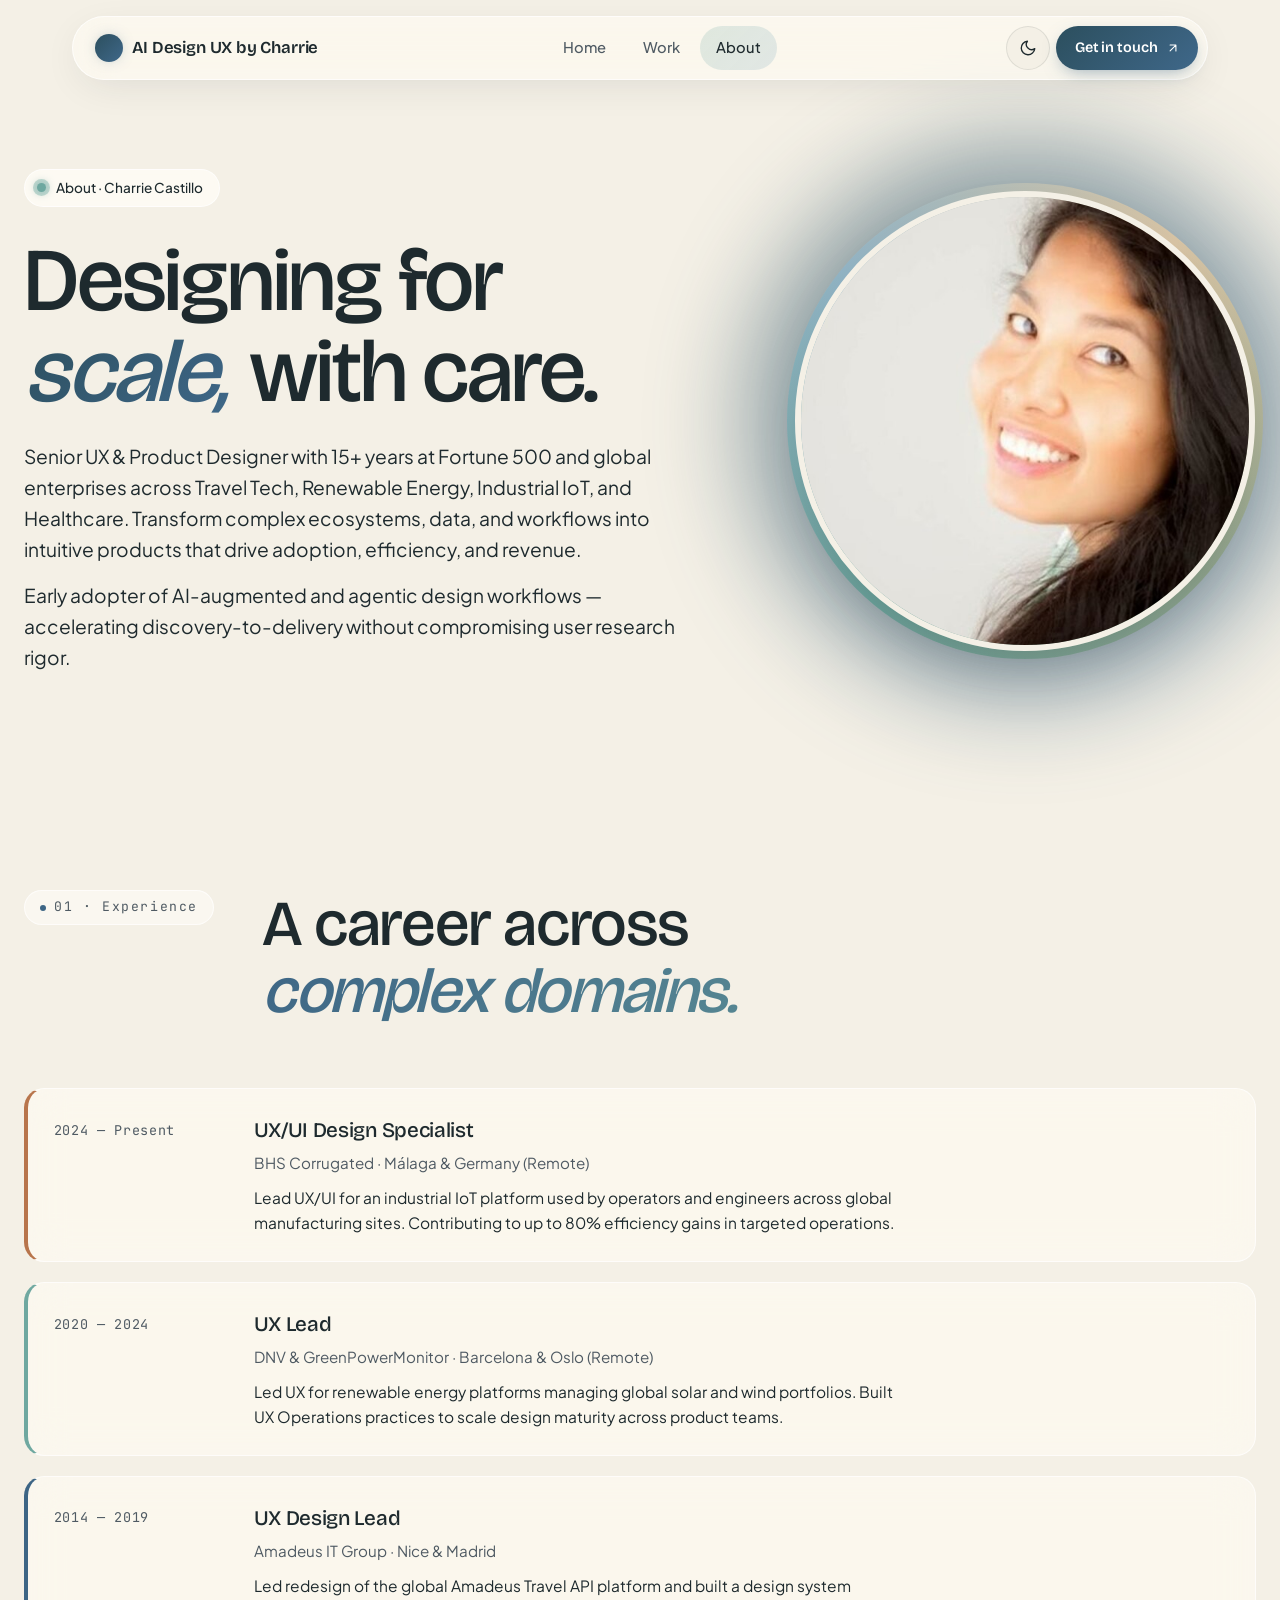
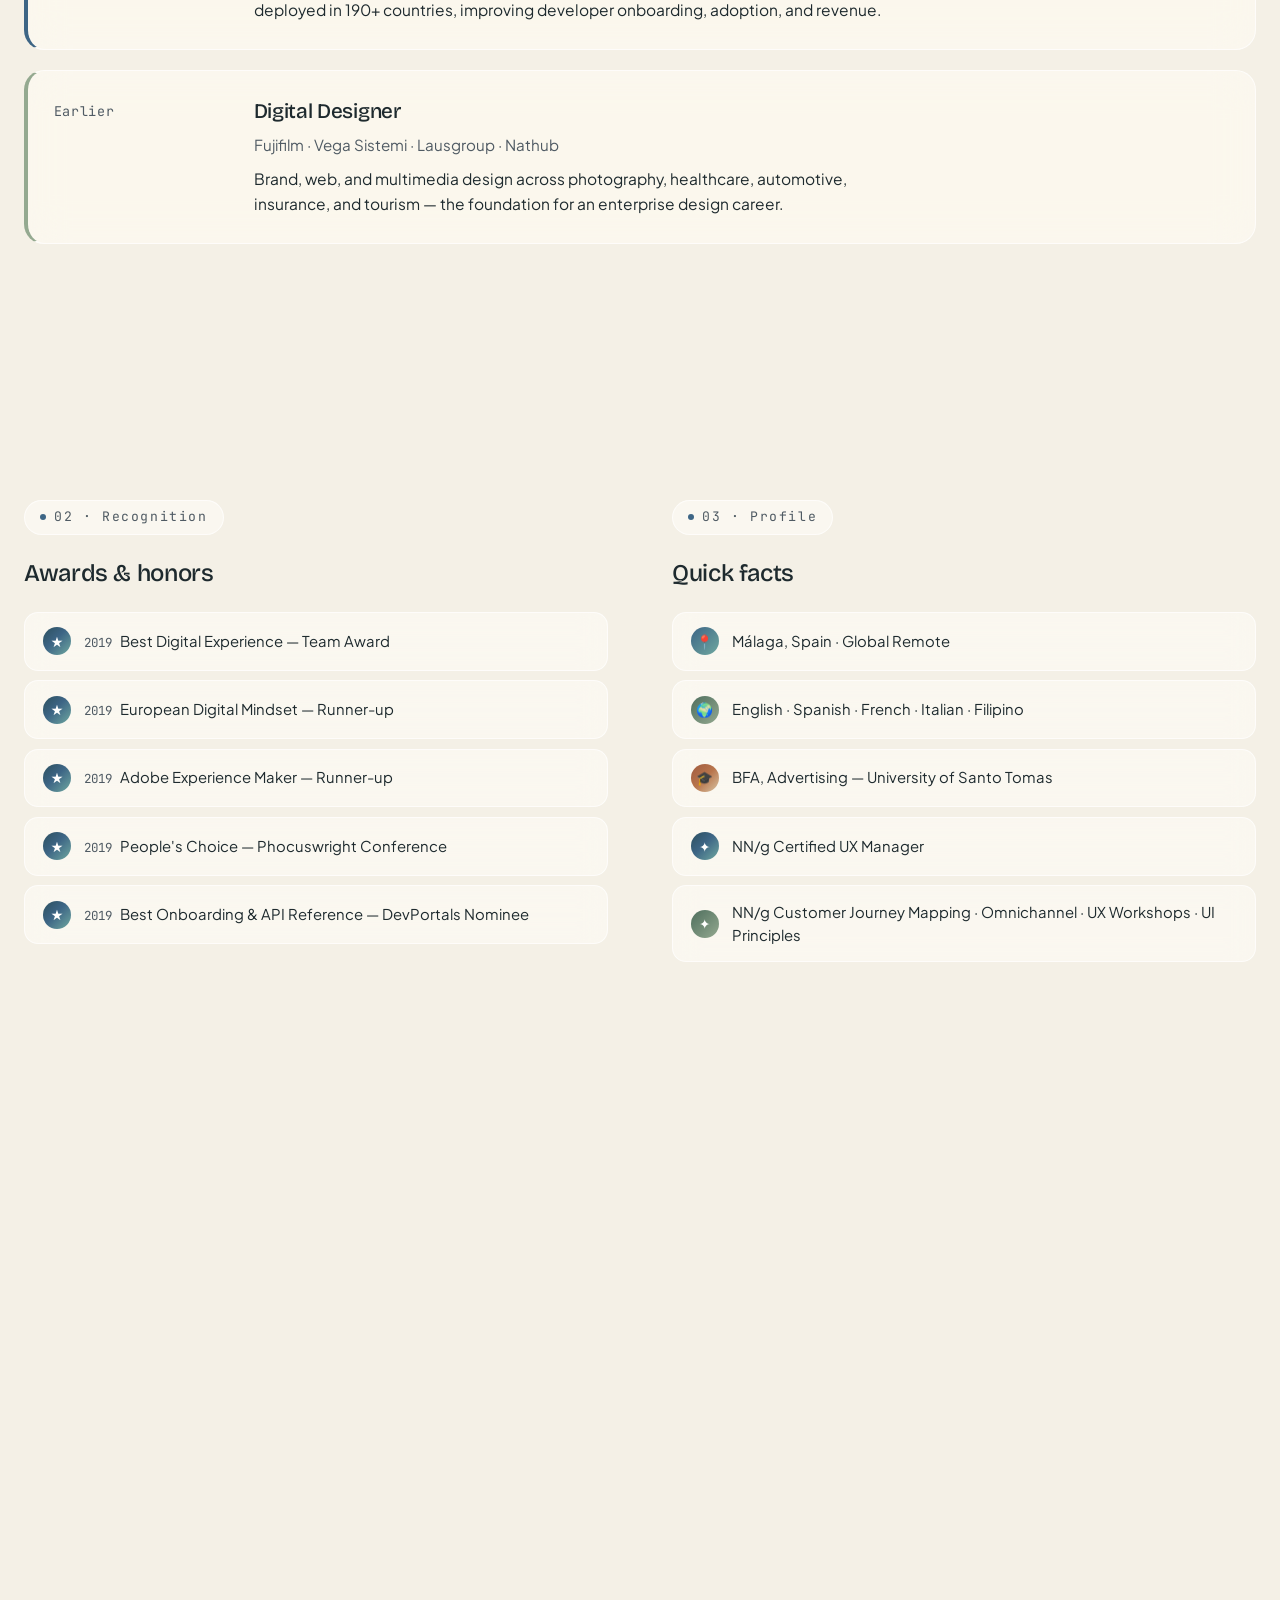
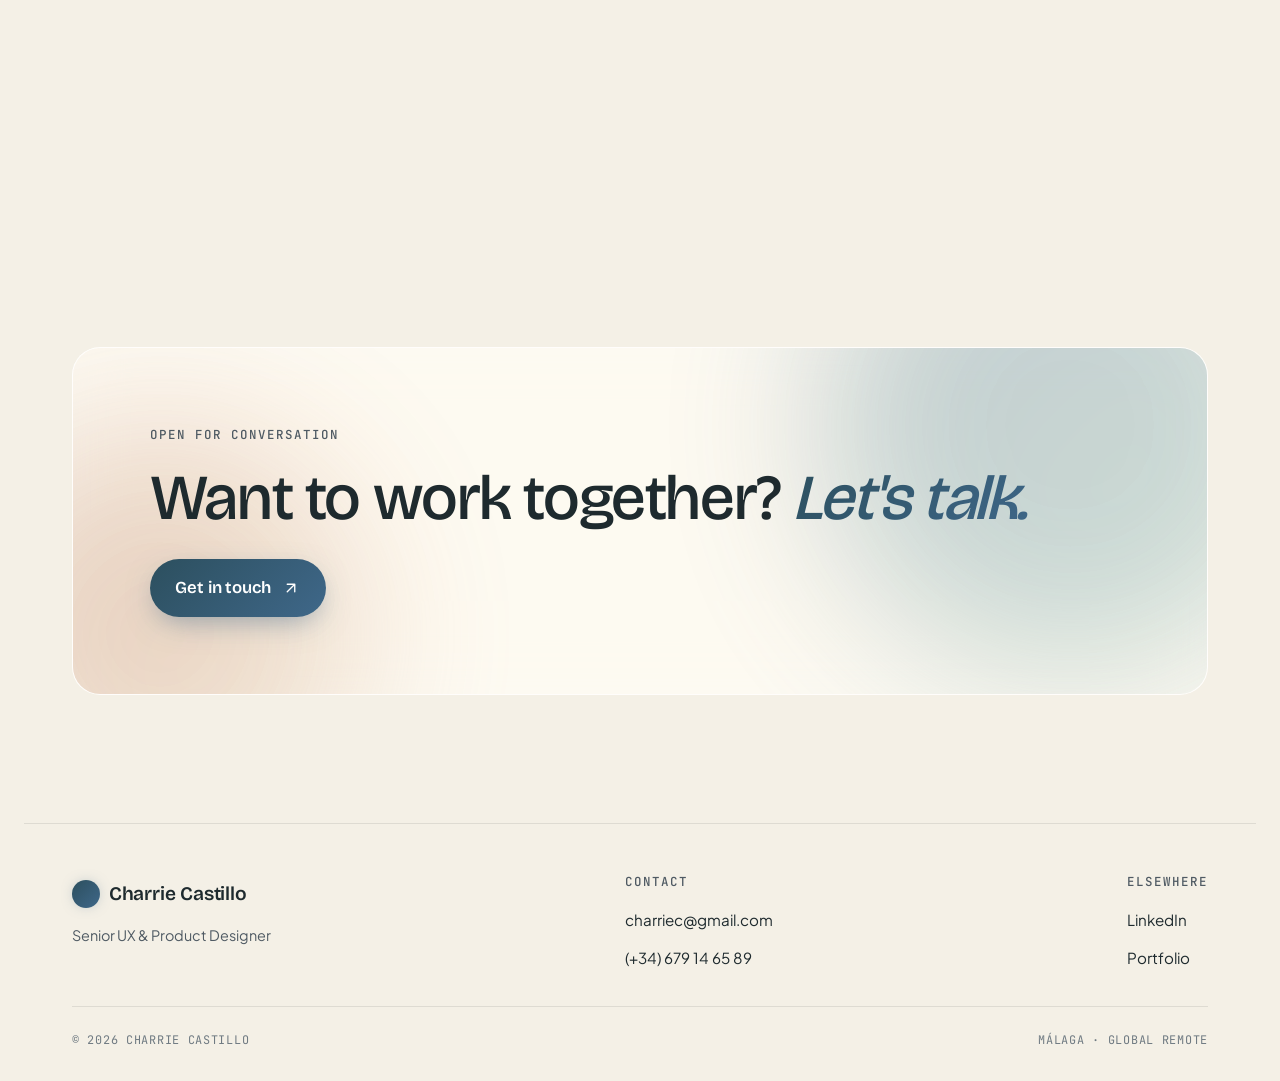
<file: about.html>
<!DOCTYPE html>
<html lang="en">
<head>
<meta charset="UTF-8" />
<meta name="viewport" content="width=device-width, initial-scale=1.0" />
<title>About — Charrie Castillo</title>
<meta name="description" content="Senior UX & Product Designer with 15+ years at Fortune 500 and global enterprises across Industrial IoT, Renewable Energy, and Travel Tech." />
<meta name="theme-color" content="#F4F0E6" />
<link rel="preconnect" href="https://fonts.googleapis.com" />
<link rel="preconnect" href="https://fonts.gstatic.com" crossorigin />
<link href="https://fonts.googleapis.com/css2?family=Bricolage+Grotesque:opsz,wght@12..96,300..800&family=Plus+Jakarta+Sans:ital,wght@0,300..700;1,300..700&family=JetBrains+Mono:wght@400;500&display=swap" rel="stylesheet" />
<link rel="stylesheet" href="styles.css" />
</head>
<body>

<a class="skip-link" href="#main">Skip to main content</a>

<div class="ambient" aria-hidden="true">
  <div class="ambient__blob ambient__blob--1"></div>
  <div class="ambient__blob ambient__blob--2"></div>
  <div class="ambient__blob ambient__blob--3"></div>
  <div class="ambient__blob ambient__blob--4"></div>
</div>

<header class="nav glass" role="banner">
  <div class="nav__inner">
    <a href="index.html" class="brand" aria-label="Charrie Castillo — home">
      <span class="brand__mark" aria-hidden="true"></span>
      <span>AI Design UX by Charrie</span>
    </a>

    <nav class="nav__links" id="primary-nav" aria-label="Primary">
      <a href="index.html" data-route="index.html">Home</a>
      <a href="work.html" data-route="work.html">Work</a>
      <a href="about.html" data-route="about.html">About</a>
      </a>
    </nav>

    <div class="nav__actions">
      <button class="theme-toggle" type="button" data-theme-toggle aria-label="Toggle dark mode">
        <svg class="moon" viewBox="0 0 24 24" fill="none" stroke="currentColor" stroke-width="1.8" stroke-linecap="round" stroke-linejoin="round" aria-hidden="true"><path d="M21 12.79A9 9 0 1 1 11.21 3 7 7 0 0 0 21 12.79z"/></svg>
        <svg class="sun" viewBox="0 0 24 24" fill="none" stroke="currentColor" stroke-width="1.8" stroke-linecap="round" stroke-linejoin="round" aria-hidden="true"><circle cx="12" cy="12" r="4"/><path d="M12 2v2M12 20v2M4.93 4.93l1.41 1.41M17.66 17.66l1.41 1.41M2 12h2M20 12h2M4.93 19.07l1.41-1.41M17.66 6.34l1.41-1.41"/></svg>
      </button>
      <a class="nav__cta" href="contact.html">
        Get in touch
        <svg viewBox="0 0 24 24" fill="none" stroke="currentColor" stroke-width="1.8" stroke-linecap="round" stroke-linejoin="round" aria-hidden="true"><path d="M7 17L17 7M7 7h10v10"/></svg>
      </a>
      <button class="nav__hamburger" type="button" data-menu-toggle aria-label="Open menu" aria-expanded="false" aria-controls="primary-nav">
        <svg class="icon-menu" viewBox="0 0 24 24" fill="none" stroke="currentColor" stroke-width="1.8" stroke-linecap="round" aria-hidden="true"><line x1="4" y1="7" x2="20" y2="7"/><line x1="4" y1="12" x2="20" y2="12"/><line x1="4" y1="17" x2="20" y2="17"/></svg>
        <svg class="icon-close" viewBox="0 0 24 24" fill="none" stroke="currentColor" stroke-width="1.8" stroke-linecap="round" aria-hidden="true"><line x1="6" y1="6" x2="18" y2="18"/><line x1="6" y1="18" x2="18" y2="6"/></svg>
      </button>
      
    </div>
  </div>
</header>

<main id="main">

<section class="hero hero--with-portrait shell" aria-labelledby="hero-title">
  <div>
    <span class="hero__status">
      <span class="pulse" aria-hidden="true"></span>
      About · Charrie Castillo
    </span>
    <h1 class="display-xl hero__title" id="hero-title">
      <span class="word">Designing for</span>
      <span class="word grad-text italic">scale,</span>
      <span class="word">with care.</span>
    </h1>
    <p class="lead hero__lead">
      Senior UX & Product Designer with 15+ years at Fortune 500 and global enterprises across Travel Tech, Renewable Energy, Industrial IoT, and Healthcare. Transform complex ecosystems, data, and workflows into intuitive products that drive adoption, efficiency, and revenue. </p>
    <p class="lead" style="margin-top:1rem;">
      Early adopter of AI-augmented and agentic design workflows — accelerating discovery-to-delivery without compromising user research rigor.      </p>
  </div>

  <div class="portrait portrait--lg">
    <img class="portrait__img" src="charrie.jpg" alt="Portrait of Charrie Castillo" width="460" height="460" />
  </div>
</section>

<section class="section shell reveal" aria-labelledby="exp-title">
  <div class="section-head">
    <div class="section-head__num">01 · Experience</div>
    <div class="section-head__text">
      <h2 class="display-l" id="exp-title">A career across <span class="grad-text--sea italic">complex domains.</span></h2>
    </div>
  </div>

  <div class="experience-list">

    <article class="experience-item experience-item--clay">
      <div class="experience-item__years">2024 — Present</div>
      <div>
        <h3 class="experience-item__role">UX/UI Design Specialist</h3>
        <p class="experience-item__company">BHS Corrugated · Málaga &amp; Germany (Remote)</p>
        <p class="experience-item__desc">Lead UX/UI for an industrial IoT platform used by operators and engineers across global manufacturing sites. Contributing to up to 80% efficiency gains in targeted operations.</p>
      </div>
    </article>

    <article class="experience-item experience-item--sea">
      <div class="experience-item__years">2020 — 2024</div>
      <div>
        <h3 class="experience-item__role">UX Lead</h3>
        <p class="experience-item__company">DNV &amp; GreenPowerMonitor · Barcelona &amp; Oslo (Remote)</p>
        <p class="experience-item__desc">Led UX for renewable energy platforms managing global solar and wind portfolios. Built UX Operations practices to scale design maturity across product teams.</p>
      </div>
    </article>

    <article class="experience-item experience-item--ocean">
      <div class="experience-item__years">2014 — 2019</div>
      <div>
        <h3 class="experience-item__role">UX Design Lead</h3>
        <p class="experience-item__company">Amadeus IT Group · Nice &amp; Madrid</p>
        <p class="experience-item__desc">Led redesign of the global Amadeus Travel API platform and built a design system deployed in 190+ countries, improving developer onboarding, adoption, and revenue.</p>
      </div>
    </article>

    <article class="experience-item experience-item--sage">
      <div class="experience-item__years">Earlier</div>
      <div>
        <h3 class="experience-item__role">Digital Designer</h3>
        <p class="experience-item__company">Fujifilm · Vega Sistemi · Lausgroup · Nathub</p>
        <p class="experience-item__desc">Brand, web, and multimedia design across photography, healthcare, automotive, insurance, and tourism — the foundation for an enterprise design career.</p>
      </div>
    </article>

  </div>
</section>

<section class="section shell reveal" aria-labelledby="recognition-title">
  <div class="about-cols">
    <div class="col">
      <div class="section-head__num" style="margin-bottom:1.25rem;">02 · Recognition</div>
      <h3 id="recognition-title">Awards &amp; honors</h3>
      <div class="awards">
        <div class="award"><span class="award__star" aria-hidden="true">★</span><span class="award__text"><span class="award__year">2019</span>Best Digital Experience — Team Award</span></div>
        <div class="award"><span class="award__star" aria-hidden="true">★</span><span class="award__text"><span class="award__year">2019</span>European Digital Mindset — Runner-up</span></div>
        <div class="award"><span class="award__star" aria-hidden="true">★</span><span class="award__text"><span class="award__year">2019</span>Adobe Experience Maker — Runner-up</span></div>
        <div class="award"><span class="award__star" aria-hidden="true">★</span><span class="award__text"><span class="award__year">2019</span>People's Choice — Phocuswright Conference</span></div>
        <div class="award"><span class="award__star" aria-hidden="true">★</span><span class="award__text"><span class="award__year">2019</span>Best Onboarding &amp; API Reference — DevPortals Nominee</span></div>
      </div>
    </div>
    <div class="col">
      <div class="section-head__num" style="margin-bottom:1.25rem;">03 · Profile</div>
      <h3>Quick facts</h3>
      <div class="awards">
        <div class="award"><span class="award__star" style="background:var(--grad-sea)" aria-hidden="true">📍</span><span class="award__text">Málaga, Spain · Global Remote</span></div>
        <div class="award"><span class="award__star" style="background:var(--grad-forest)" aria-hidden="true">🌍</span><span class="award__text">English · Spanish · French · Italian · Filipino</span></div>
        <div class="award"><span class="award__star" style="background:var(--grad-earth)" aria-hidden="true">🎓</span><span class="award__text">BFA, Advertising — University of Santo Tomas</span></div>
        <div class="award"><span class="award__star" style="background:var(--grad-coast)" aria-hidden="true">✦</span><span class="award__text">NN/g Certified UX Manager</span></div>
        <div class="award"><span class="award__star" style="background:var(--grad-forest)" aria-hidden="true">✦</span><span class="award__text">NN/g Customer Journey Mapping · Omnichannel · UX Workshops · UI Principles</span></div>
      </div>
    </div>
  </div>
</section>

<section class="section shell reveal" aria-labelledby="toolkit-title">
  <div class="section-head">
    <div class="section-head__num">04 · Toolkit</div>
    <div class="section-head__text">
      <h2 class="display-l" id="toolkit-title">Tools &amp; <span class="grad-text--earth italic">AI-augmented</span> workflow.</h2>
    </div>
  </div>

  <div class="toolkit-grid">
    <div class="tool-card tool-card--design">
      <p class="tool-card__label">Design &amp; Research</p>
      <p class="tool-card__list">Figma · Adobe Creative Suite · Miro · NN/g methods · Usability testing · Journey mapping · Service design</p>
    </div>
    <div class="tool-card tool-card--ai">
      <p class="tool-card__label">AI-Augmented Workflow</p>
      <p class="tool-card__list">Claude · Claude Code · Figma AI · Figma MCP · GitHub Copilot · BMAD · Microsoft Copilot · Google Stitch</p>
    </div>
    <div class="tool-card tool-card--ops">
      <p class="tool-card__label">Ops &amp; Delivery</p>
      <p class="tool-card__list">Jira · Confluence · Azure DevOps · HTML/CSS/JS · Design system governance · Agile / Scrum</p>
    </div>
    <div class="tool-card tool-card--domains">
      <p class="tool-card__label">Domains</p>
      <p class="tool-card__list">Industrial IoT · Renewable Energy · Travel Tech · Developer Platforms · Healthcare · InfoSec governance</p>
    </div>
  </div>
</section>

<section class="shell" aria-labelledby="about-cta-title">
  <div class="cta reveal">
    <div class="cta__inner">
      <p class="eyebrow" style="margin-bottom:1.25rem;">Open for conversation</p>
      <h2 class="display-l cta__title" id="about-cta-title">Want to work together? <span class="grad-text italic">Let's talk.</span></h2>
      <a class="btn btn--primary" href="contact.html" data-magnetic>
        Get in touch
        <svg viewBox="0 0 24 24" fill="none" stroke="currentColor" stroke-width="1.8" stroke-linecap="round" stroke-linejoin="round" aria-hidden="true"><path d="M7 17L17 7M7 7h10v10"/></svg>
      </a>
    </div>
  </div>
</section>

</main>

<footer class="footer" role="contentinfo">
  <div class="shell">
    <div class="footer__inner">
      <div class="footer__brand-block">
        <div class="brand"><span class="brand__mark" aria-hidden="true"></span><span>Charrie Castillo</span></div>
        <p class="footer__role">Senior UX &amp; Product Designer</p>
      </div>
      <div class="footer__col">
        <span class="eyebrow">Contact</span>
        <a href="mailto:charriec@gmail.com">charriec@gmail.com</a>
        <a href="tel:+34679146589">(+34) 679 14 65 89</a>
      </div>
      <div class="footer__col">
        <span class="eyebrow">Elsewhere</span>
        <a href="#" target="_blank" rel="noopener">LinkedIn</a>
        <a href="work.html">Portfolio</a>
      </div>
    </div>
    <div class="footer__bottom">
      <span>© 2026 Charrie Castillo</span>
      <span>Málaga · Global Remote</span>
    </div>
  </div>
</footer>

<script src="script.js" defer></script>
</body>
</html>
</file>
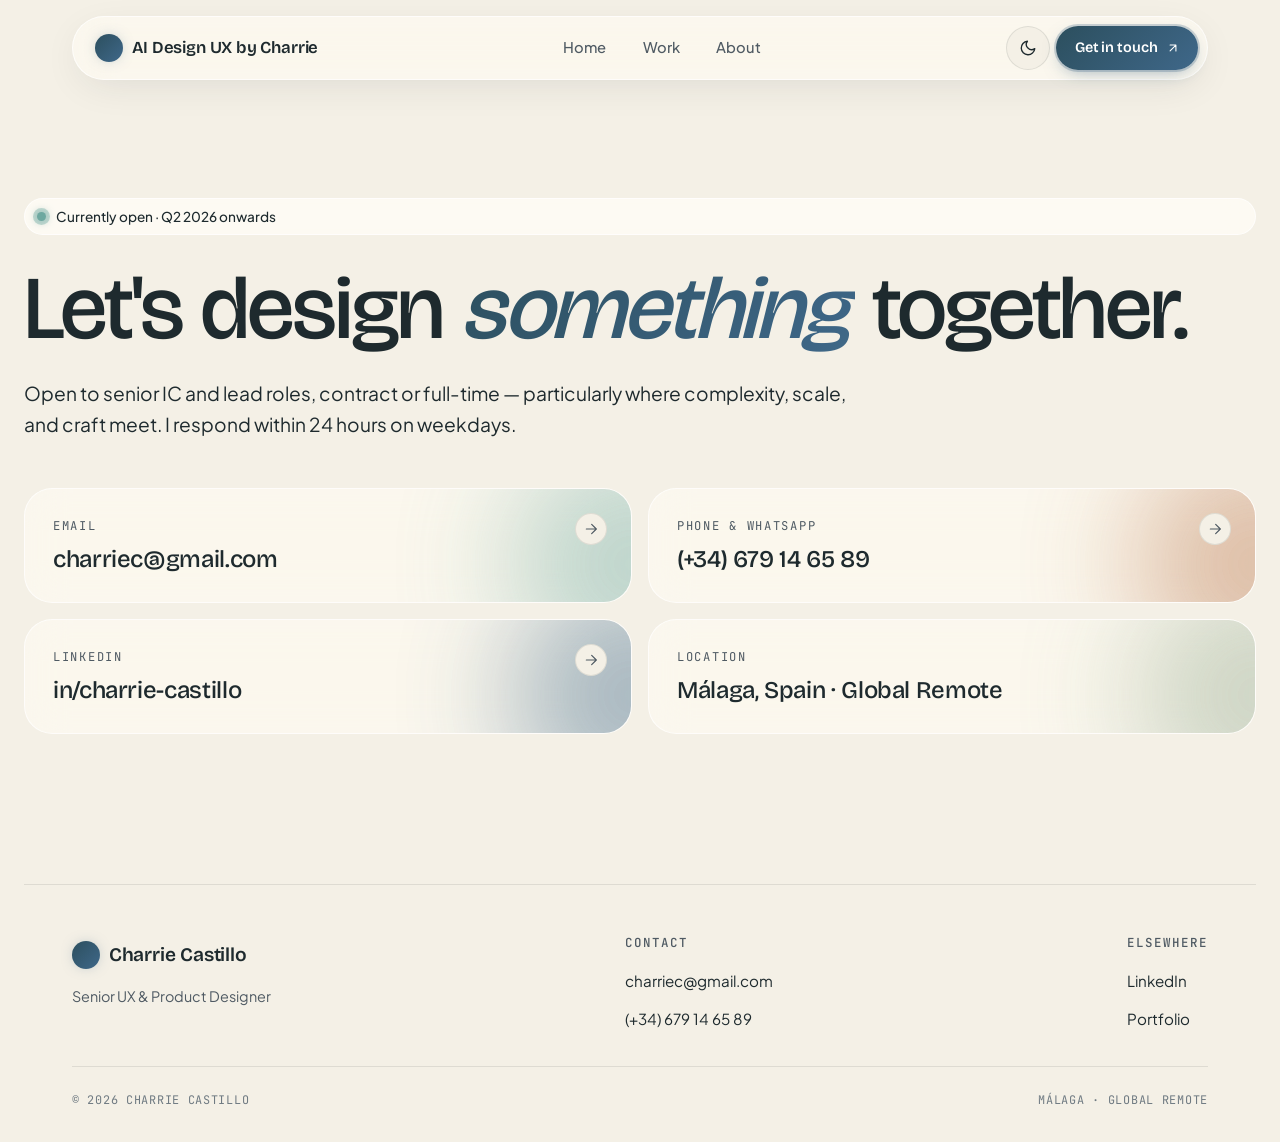
<file: contact.html>
<!DOCTYPE html>
<html lang="en">
<head>
<meta charset="UTF-8" />
<meta name="viewport" content="width=device-width, initial-scale=1.0" />
<title>Contact — Charrie Castillo</title>
<meta name="description" content="Get in touch with Charrie Castillo — Senior UX & Product Designer based in Málaga, Spain. Open to senior IC and lead roles, contract and full-time." />
<meta name="theme-color" content="#F4F0E6" />
<link rel="preconnect" href="https://fonts.googleapis.com" />
<link rel="preconnect" href="https://fonts.gstatic.com" crossorigin />
<link href="https://fonts.googleapis.com/css2?family=Bricolage+Grotesque:opsz,wght@12..96,300..800&family=Plus+Jakarta+Sans:ital,wght@0,300..700;1,300..700&family=JetBrains+Mono:wght@400;500&display=swap" rel="stylesheet" />
<link rel="stylesheet" href="styles.css" />
</head>
<body>

<a class="skip-link" href="#main">Skip to main content</a>

<div class="ambient" aria-hidden="true">
  <div class="ambient__blob ambient__blob--1"></div>
  <div class="ambient__blob ambient__blob--2"></div>
  <div class="ambient__blob ambient__blob--3"></div>
  <div class="ambient__blob ambient__blob--4"></div>
</div>

<header class="nav glass" role="banner">
  <div class="nav__inner">
    <a href="index.html" class="brand" aria-label="Charrie Castillo — home">
      <span class="brand__mark" aria-hidden="true"></span>
      <span>AI Design UX by Charrie</span>
    </a>

    <nav class="nav__links" id="primary-nav" aria-label="Primary">
      <a href="index.html" data-route="index.html">Home</a>
      <a href="work.html" data-route="work.html">Work</a>
      <a href="about.html" data-route="about.html">About</a>
      </a>
    </nav>

    <div class="nav__actions">
      <button class="theme-toggle" type="button" data-theme-toggle aria-label="Toggle dark mode">
        <svg class="moon" viewBox="0 0 24 24" fill="none" stroke="currentColor" stroke-width="1.8" stroke-linecap="round" stroke-linejoin="round" aria-hidden="true"><path d="M21 12.79A9 9 0 1 1 11.21 3 7 7 0 0 0 21 12.79z"/></svg>
        <svg class="sun" viewBox="0 0 24 24" fill="none" stroke="currentColor" stroke-width="1.8" stroke-linecap="round" stroke-linejoin="round" aria-hidden="true"><circle cx="12" cy="12" r="4"/><path d="M12 2v2M12 20v2M4.93 4.93l1.41 1.41M17.66 17.66l1.41 1.41M2 12h2M20 12h2M4.93 19.07l1.41-1.41M17.66 6.34l1.41-1.41"/></svg>
      </button>
      <a class="nav__cta" href="contact.html">
        Get in touch
        <svg viewBox="0 0 24 24" fill="none" stroke="currentColor" stroke-width="1.8" stroke-linecap="round" stroke-linejoin="round" aria-hidden="true"><path d="M7 17L17 7M7 7h10v10"/></svg>
      </a>
      <button class="nav__hamburger" type="button" data-menu-toggle aria-label="Open menu" aria-expanded="false" aria-controls="primary-nav">
        <svg class="icon-menu" viewBox="0 0 24 24" fill="none" stroke="currentColor" stroke-width="1.8" stroke-linecap="round" aria-hidden="true"><line x1="4" y1="7" x2="20" y2="7"/><line x1="4" y1="12" x2="20" y2="12"/><line x1="4" y1="17" x2="20" y2="17"/></svg>
        <svg class="icon-close" viewBox="0 0 24 24" fill="none" stroke="currentColor" stroke-width="1.8" stroke-linecap="round" aria-hidden="true"><line x1="6" y1="6" x2="18" y2="18"/><line x1="6" y1="18" x2="18" y2="6"/></svg>
      </button>
      
    </div>
  </div>
</header>

<main id="main">

<section class="contact-hero shell" aria-labelledby="contact-title">
  <span class="hero__status">
    <span class="pulse" aria-hidden="true"></span>
    Currently open · Q2 2026 onwards
  </span>
  <h1 class="display-xl hero__title" id="contact-title">
    <span class="word">Let's design</span>
    <span class="word grad-text italic">something</span>
    <span class="word">together.</span>
  </h1>
  <p class="lead hero__lead">
    Open to senior IC and lead roles, contract or full-time — particularly where complexity, scale, and craft meet. I respond within 24 hours on weekdays.
  </p>

  <div class="contact-links">

    <a class="contact-link contact-link--email reveal" href="mailto:charriec@gmail.com" aria-label="Send email to charriec@gmail.com">
      <span class="contact-link__label">Email</span>
      <span class="contact-link__value">charriec@gmail.com</span>
      <span class="contact-link__arrow" aria-hidden="true">
        <svg viewBox="0 0 24 24" fill="none" stroke="currentColor" stroke-width="1.8" stroke-linecap="round" stroke-linejoin="round" width="16" height="16"><path d="M5 12h14M13 5l7 7-7 7"/></svg>
      </span>
    </a>

    <a class="contact-link contact-link--phone reveal" href="tel:+34679146589" aria-label="Call +34 679 14 65 89">
      <span class="contact-link__label">Phone &amp; WhatsApp</span>
      <span class="contact-link__value">(+34) 679 14 65 89</span>
      <span class="contact-link__arrow" aria-hidden="true">
        <svg viewBox="0 0 24 24" fill="none" stroke="currentColor" stroke-width="1.8" stroke-linecap="round" stroke-linejoin="round" width="16" height="16"><path d="M5 12h14M13 5l7 7-7 7"/></svg>
      </span>
    </a>

    <a class="contact-link contact-link--linkedin reveal" href="#" target="_blank" rel="noopener" aria-label="Open LinkedIn profile in new tab">
      <span class="contact-link__label">LinkedIn</span>
      <span class="contact-link__value">in/charrie-castillo</span>
      <span class="contact-link__arrow" aria-hidden="true">
        <svg viewBox="0 0 24 24" fill="none" stroke="currentColor" stroke-width="1.8" stroke-linecap="round" stroke-linejoin="round" width="16" height="16"><path d="M5 12h14M13 5l7 7-7 7"/></svg>
      </span>
    </a>

    <div class="contact-link contact-link--location reveal" role="group" aria-label="Location">
      <span class="contact-link__label">Location</span>
      <span class="contact-link__value">Málaga, Spain · Global Remote</span>
    </div>

  </div>
</section>

</main>

<footer class="footer" role="contentinfo">
  <div class="shell">
    <div class="footer__inner">
      <div class="footer__brand-block">
        <div class="brand"><span class="brand__mark" aria-hidden="true"></span><span>Charrie Castillo</span></div>
        <p class="footer__role">Senior UX &amp; Product Designer</p>
      </div>
      <div class="footer__col">
        <span class="eyebrow">Contact</span>
        <a href="mailto:charriec@gmail.com">charriec@gmail.com</a>
        <a href="tel:+34679146589">(+34) 679 14 65 89</a>
      </div>
      <div class="footer__col">
        <span class="eyebrow">Elsewhere</span>
        <a href="#" target="_blank" rel="noopener">LinkedIn</a>
        <a href="work.html">Portfolio</a>
      </div>
    </div>
    <div class="footer__bottom">
      <span>© 2026 Charrie Castillo</span>
      <span>Málaga · Global Remote</span>
    </div>
  </div>
</footer>

<script src="script.js" defer></script>
</body>
</html>
</file>
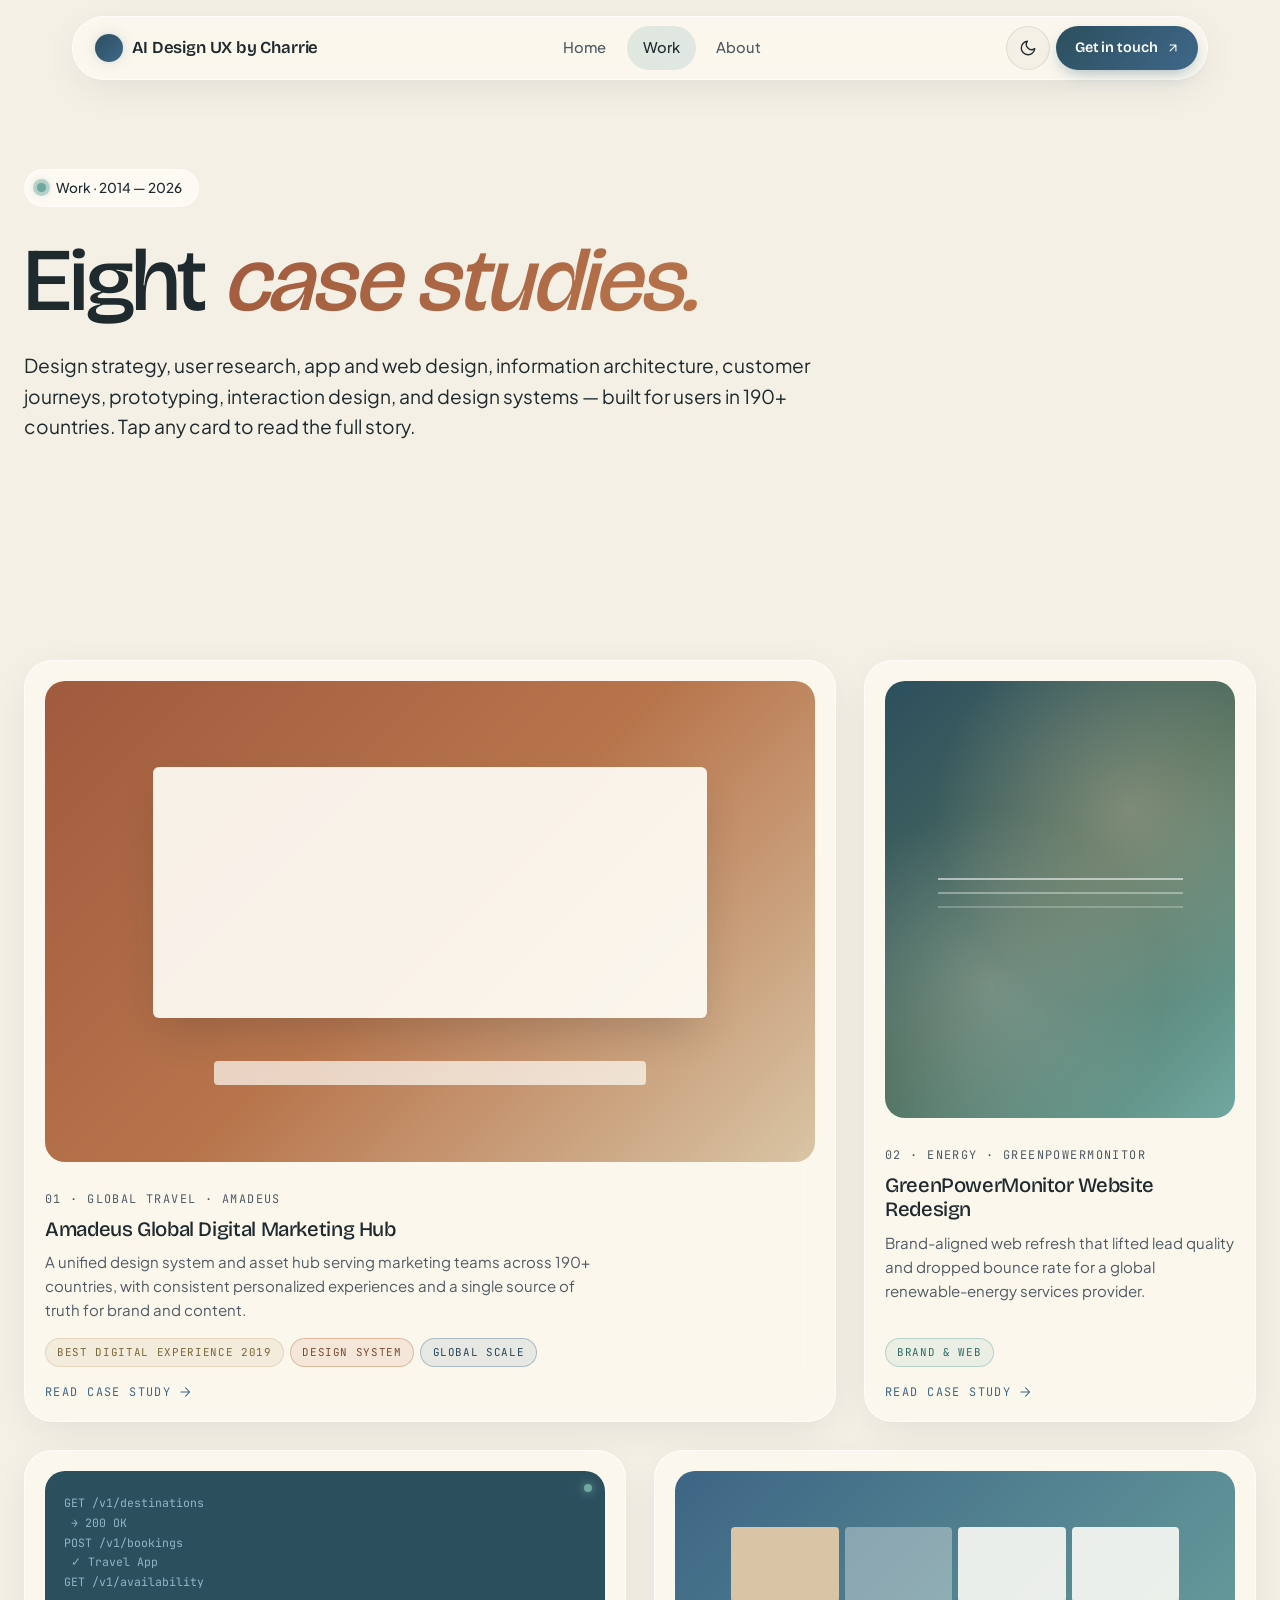
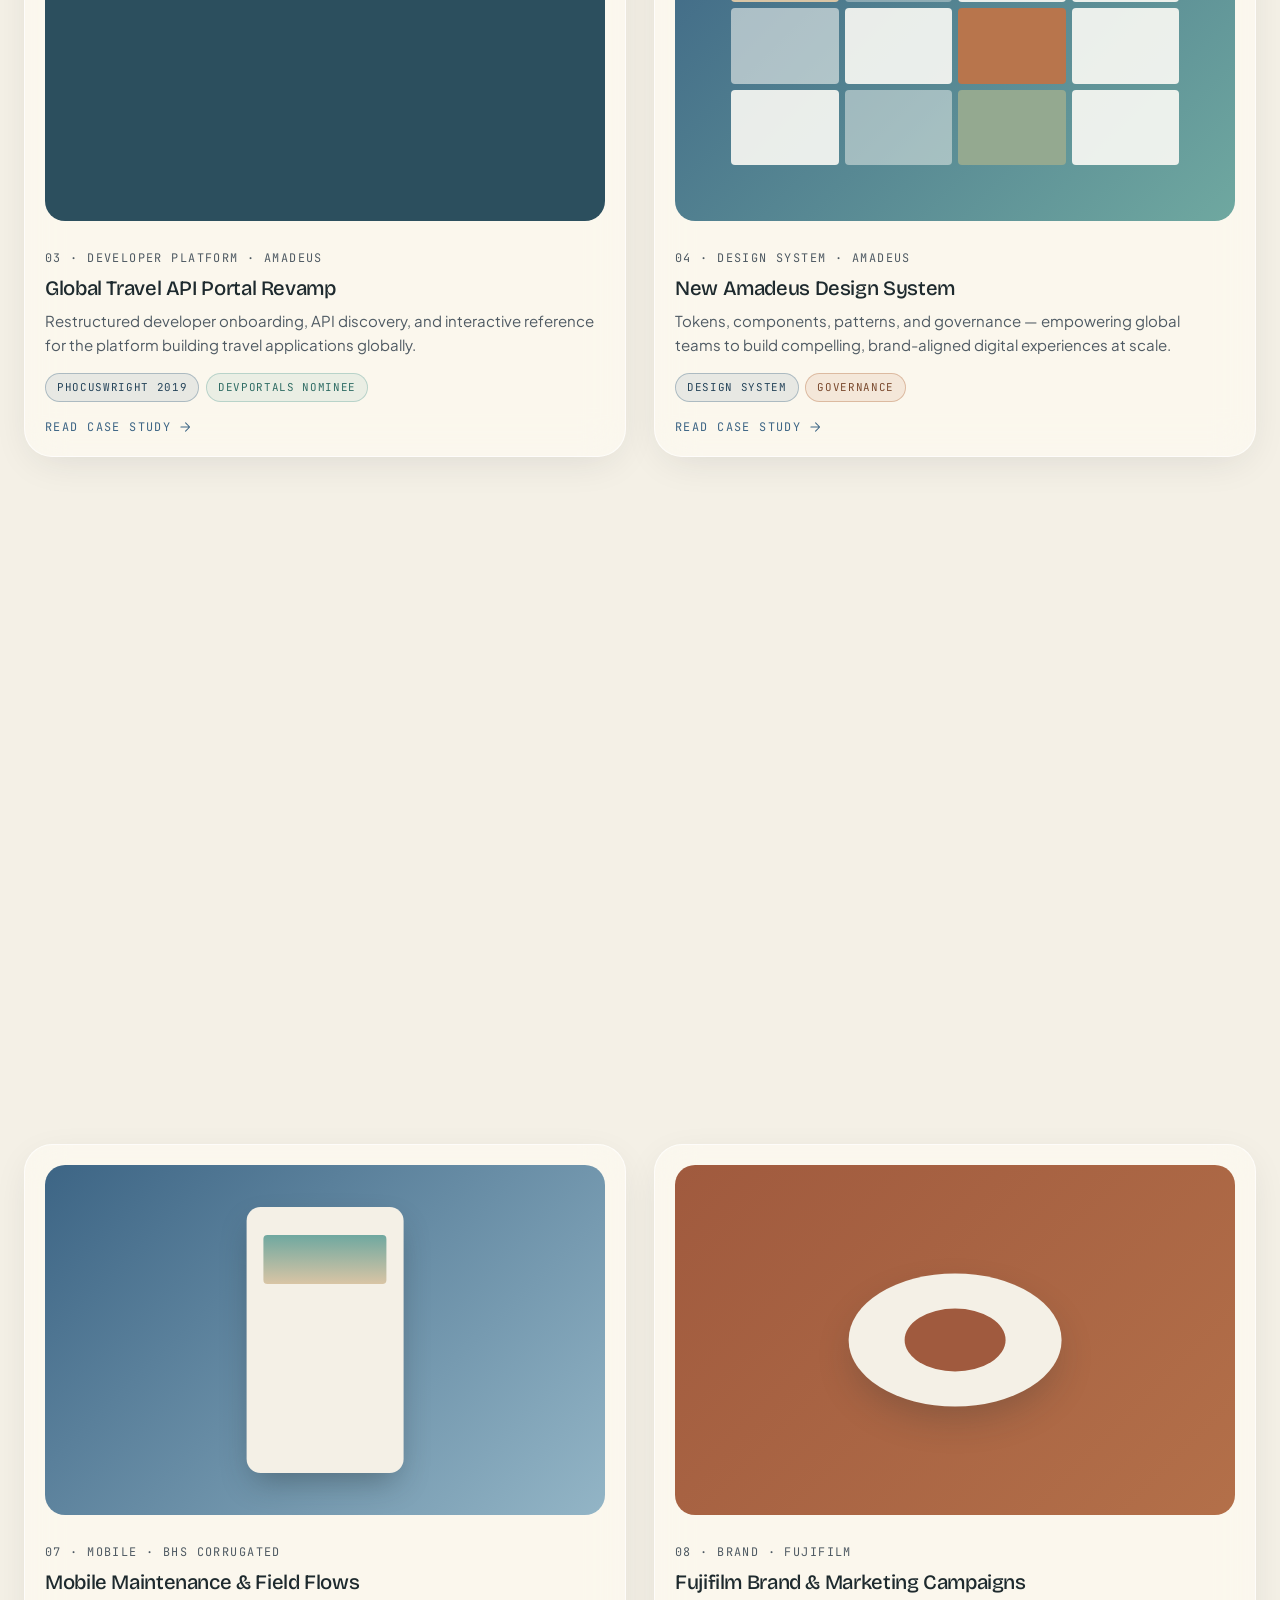
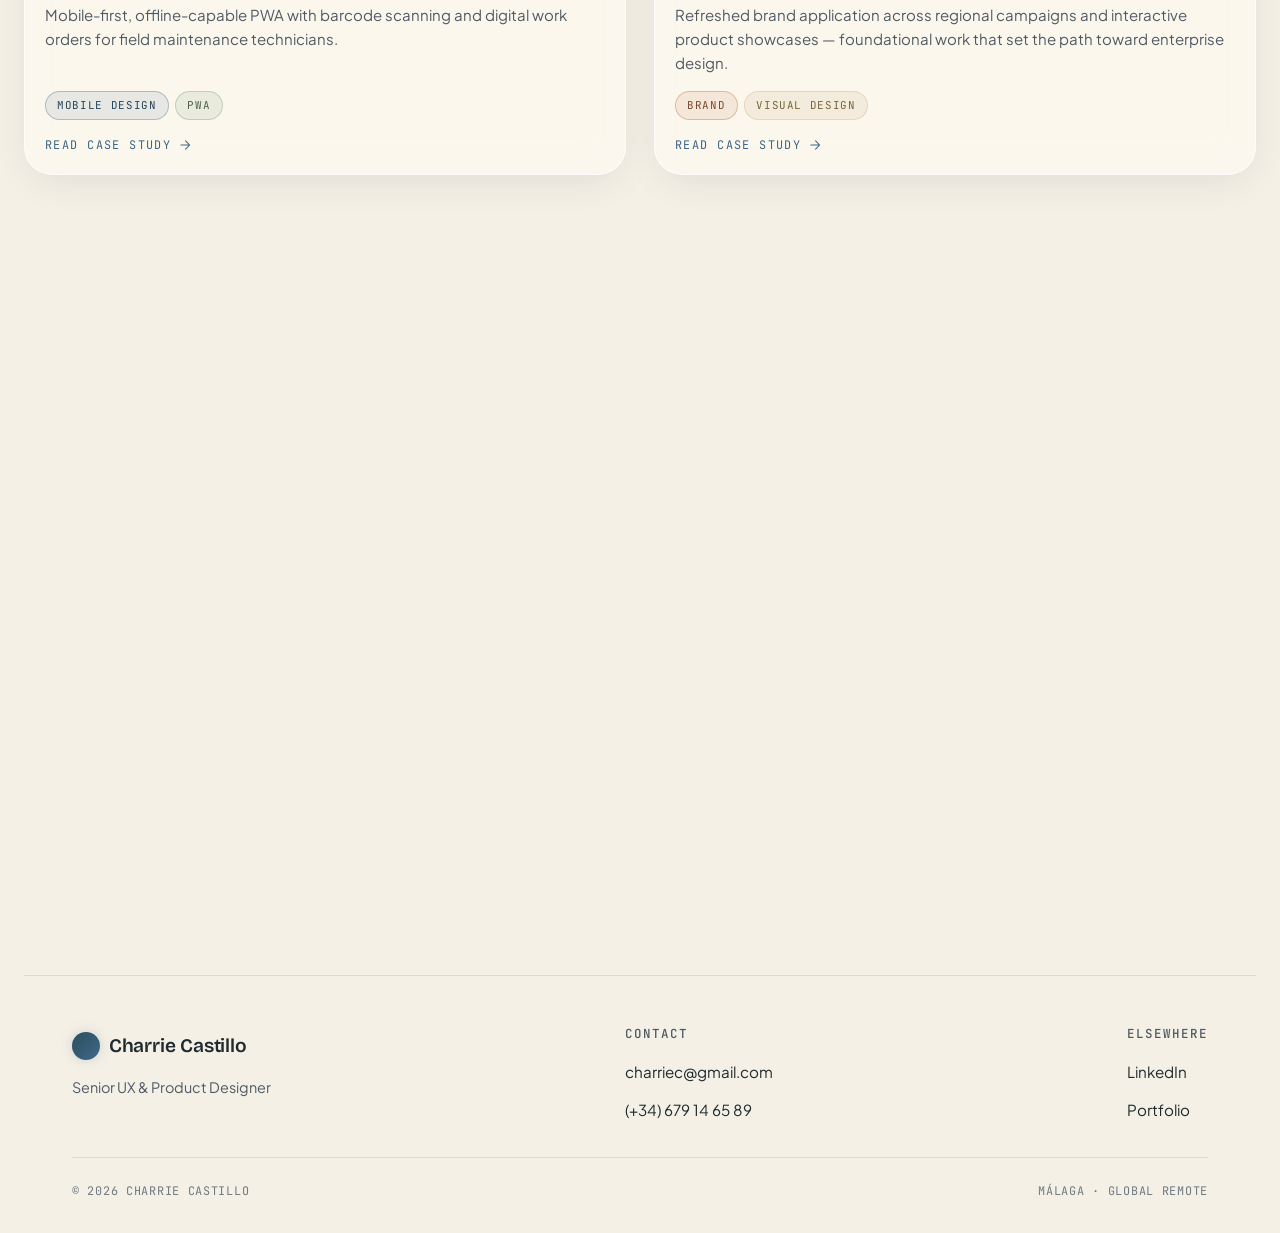
<file: work.html>
<!DOCTYPE html>
<html lang="en">
<head>
<meta charset="UTF-8" />
<meta name="viewport" content="width=device-width, initial-scale=1.0" />
<title>Work — Charrie Castillo</title>
<meta name="description" content="Eight case studies across Travel Tech, Renewable Energy, Industrial IoT, design systems, dashboards, and brand work." />
<meta name="theme-color" content="#F4F0E6" />
<link rel="preconnect" href="https://fonts.googleapis.com" />
<link rel="preconnect" href="https://fonts.gstatic.com" crossorigin />
<link href="https://fonts.googleapis.com/css2?family=Bricolage+Grotesque:opsz,wght@12..96,300..800&family=Plus+Jakarta+Sans:ital,wght@0,300..700;1,300..700&family=JetBrains+Mono:wght@400;500&display=swap" rel="stylesheet" />
<link rel="stylesheet" href="styles.css" />
</head>
<body>

<a class="skip-link" href="#main">Skip to main content</a>

<div class="ambient" aria-hidden="true">
  <div class="ambient__blob ambient__blob--1"></div>
  <div class="ambient__blob ambient__blob--2"></div>
  <div class="ambient__blob ambient__blob--3"></div>
  <div class="ambient__blob ambient__blob--4"></div>
</div>

<header class="nav glass" role="banner">
  <div class="nav__inner">
    <a href="index.html" class="brand" aria-label="Charrie Castillo — home">
      <span class="brand__mark" aria-hidden="true"></span>
      <span>AI Design UX by Charrie</span>
    </a>

    <nav class="nav__links" id="primary-nav" aria-label="Primary">
      <a href="index.html" data-route="index.html">Home</a>
      <a href="work.html" data-route="work.html">Work</a>
      <a href="about.html" data-route="about.html">About</a>
      </a>
    </nav>

    <div class="nav__actions">
      <button class="theme-toggle" type="button" data-theme-toggle aria-label="Toggle dark mode">
        <svg class="moon" viewBox="0 0 24 24" fill="none" stroke="currentColor" stroke-width="1.8" stroke-linecap="round" stroke-linejoin="round" aria-hidden="true"><path d="M21 12.79A9 9 0 1 1 11.21 3 7 7 0 0 0 21 12.79z"/></svg>
        <svg class="sun" viewBox="0 0 24 24" fill="none" stroke="currentColor" stroke-width="1.8" stroke-linecap="round" stroke-linejoin="round" aria-hidden="true"><circle cx="12" cy="12" r="4"/><path d="M12 2v2M12 20v2M4.93 4.93l1.41 1.41M17.66 17.66l1.41 1.41M2 12h2M20 12h2M4.93 19.07l1.41-1.41M17.66 6.34l1.41-1.41"/></svg>
      </button>
      <a class="nav__cta" href="contact.html">
        Get in touch
        <svg viewBox="0 0 24 24" fill="none" stroke="currentColor" stroke-width="1.8" stroke-linecap="round" stroke-linejoin="round" aria-hidden="true"><path d="M7 17L17 7M7 7h10v10"/></svg>
      </a>
      <button class="nav__hamburger" type="button" data-menu-toggle aria-label="Open menu" aria-expanded="false" aria-controls="primary-nav">
        <svg class="icon-menu" viewBox="0 0 24 24" fill="none" stroke="currentColor" stroke-width="1.8" stroke-linecap="round" aria-hidden="true"><line x1="4" y1="7" x2="20" y2="7"/><line x1="4" y1="12" x2="20" y2="12"/><line x1="4" y1="17" x2="20" y2="17"/></svg>
        <svg class="icon-close" viewBox="0 0 24 24" fill="none" stroke="currentColor" stroke-width="1.8" stroke-linecap="round" aria-hidden="true"><line x1="6" y1="6" x2="18" y2="18"/><line x1="6" y1="18" x2="18" y2="6"/></svg>
      </button>
      
    </div>
  </div>
</header>

<main id="main">

<section class="hero shell" aria-labelledby="hero-title">
  <span class="hero__status">
    <span class="pulse" aria-hidden="true"></span>
    Work · 2014 — 2026
  </span>
  <h1 class="display-xl hero__title" id="hero-title">
    <span class="word">Eight</span>
    <span class="word grad-text--earth italic">case studies.</span>
  </h1>
  <p class="lead hero__lead">
    Design strategy, user research, app and web design, information architecture, customer journeys, prototyping, interaction design, and design systems — built for users in 190+ countries. Tap any card to read the full story.
  </p>
</section>

<section class="section shell" aria-label="Case studies">
  <div class="work-grid">

    <a class="work-card work-card--wide reveal" href="work/amadeus-marketing.html" aria-label="Case study 1: Amadeus Global Digital Marketing Hub">
      <div class="work-card__preview pv-amadeus-marketing" aria-hidden="true"></div>
      <p class="work-card__cat">01 · Global Travel · Amadeus</p>
      <h2 class="work-card__title">Amadeus Global Digital Marketing Hub</h2>
      <p class="work-card__desc">A unified design system and asset hub serving marketing teams across 190+ countries, with consistent personalized experiences and a single source of truth for brand and content.</p>
      <div class="work-card__tags">
        <span class="tag tag--sand">Best Digital Experience 2019</span>
        <span class="tag tag--clay">Design System</span>
        <span class="tag tag--ocean">Global Scale</span>
      </div>
      <span class="work-card__cta">Read case study <svg viewBox="0 0 24 24" fill="none" stroke="currentColor" stroke-width="1.8" stroke-linecap="round" stroke-linejoin="round" aria-hidden="true"><path d="M5 12h14M13 5l7 7-7 7"/></svg></span>
    </a>

    <a class="work-card work-card--narrow reveal" href="work/gpm-website.html" aria-label="Case study 2: GreenPowerMonitor Website Redesign">
      <div class="work-card__preview pv-gpm" aria-hidden="true"></div>
      <p class="work-card__cat">02 · Energy · GreenPowerMonitor</p>
      <h2 class="work-card__title">GreenPowerMonitor Website Redesign</h2>
      <p class="work-card__desc">Brand-aligned web refresh that lifted lead quality and dropped bounce rate for a global renewable-energy services provider.</p>
      <div class="work-card__tags">
        <span class="tag tag--sea">Brand &amp; Web</span>
      </div>
      <span class="work-card__cta">Read case study <svg viewBox="0 0 24 24" fill="none" stroke="currentColor" stroke-width="1.8" stroke-linecap="round" stroke-linejoin="round" aria-hidden="true"><path d="M5 12h14M13 5l7 7-7 7"/></svg></span>
    </a>

    <a class="work-card work-card--half reveal" href="work/amadeus-api-portal.html" aria-label="Case study 3: Amadeus Global Travel API Portal Revamp">
      <div class="work-card__preview pv-api" aria-hidden="true"></div>
      <p class="work-card__cat">03 · Developer Platform · Amadeus</p>
      <h2 class="work-card__title">Global Travel API Portal Revamp</h2>
      <p class="work-card__desc">Restructured developer onboarding, API discovery, and interactive reference for the platform building travel applications globally.</p>
      <div class="work-card__tags">
        <span class="tag tag--ocean">Phocuswright 2019</span>
        <span class="tag tag--sea">DevPortals Nominee</span>
      </div>
      <span class="work-card__cta">Read case study <svg viewBox="0 0 24 24" fill="none" stroke="currentColor" stroke-width="1.8" stroke-linecap="round" stroke-linejoin="round" aria-hidden="true"><path d="M5 12h14M13 5l7 7-7 7"/></svg></span>
    </a>

    <a class="work-card work-card--half reveal" href="work/amadeus-design-system.html" aria-label="Case study 4: Amadeus Design System">
      <div class="work-card__preview pv-design-system" aria-hidden="true">
        <span></span><span></span><span></span><span></span>
        <span></span><span></span><span></span><span></span>
        <span></span><span></span><span></span><span></span>
      </div>
      <p class="work-card__cat">04 · Design System · Amadeus</p>
      <h2 class="work-card__title">New Amadeus Design System</h2>
      <p class="work-card__desc">Tokens, components, patterns, and governance — empowering global teams to build compelling, brand-aligned digital experiences at scale.</p>
      <div class="work-card__tags">
        <span class="tag tag--ocean">Design System</span>
        <span class="tag tag--clay">Governance</span>
      </div>
      <span class="work-card__cta">Read case study <svg viewBox="0 0 24 24" fill="none" stroke="currentColor" stroke-width="1.8" stroke-linecap="round" stroke-linejoin="round" aria-hidden="true"><path d="M5 12h14M13 5l7 7-7 7"/></svg></span>
    </a>

    <a class="work-card work-card--half reveal" href="work/dnv-monitoring.html" aria-label="Case study 5: DNV Renewable Energy Monitoring Platform">
      <div class="work-card__preview pv-dashboard" aria-hidden="true"></div>
      <p class="work-card__cat">05 · Renewable Energy · DNV</p>
      <h2 class="work-card__title">Renewable Energy Monitoring &amp; Asset Management</h2>
      <p class="work-card__desc">Web-based monitoring, analytics, and asset management for multi-technology renewable portfolios at utility scale — unified across solar and wind.</p>
      <div class="work-card__tags">
        <span class="tag tag--sea">Data Visualization</span>
        <span class="tag tag--ocean">Enterprise SaaS</span>
      </div>
      <span class="work-card__cta">Read case study <svg viewBox="0 0 24 24" fill="none" stroke="currentColor" stroke-width="1.8" stroke-linecap="round" stroke-linejoin="round" aria-hidden="true"><path d="M5 12h14M13 5l7 7-7 7"/></svg></span>
    </a>

    <a class="work-card work-card--half reveal" href="work/bhs-iot-dashboards.html" aria-label="Case study 6: BHS Industrial IoT Operator Dashboards">
      <div class="work-card__preview pv-iot" aria-hidden="true"></div>
      <p class="work-card__cat">06 · Industrial IoT · BHS Corrugated</p>
      <h2 class="work-card__title">Industrial IoT Operator Dashboards</h2>
      <p class="work-card__desc">Role-based dashboards, real-time anomaly alerts, and drill-down diagnostics for plant operators across global corrugated-board manufacturing sites.</p>
      <div class="work-card__tags">
        <span class="tag tag--sand">Industrial IoT</span>
        <span class="tag tag--sage">Operations UX</span>
      </div>
      <span class="work-card__cta">Read case study <svg viewBox="0 0 24 24" fill="none" stroke="currentColor" stroke-width="1.8" stroke-linecap="round" stroke-linejoin="round" aria-hidden="true"><path d="M5 12h14M13 5l7 7-7 7"/></svg></span>
    </a>

    <a class="work-card work-card--half reveal" href="work/bhs-mobile-flows.html" aria-label="Case study 7: BHS Mobile Maintenance Flows">
      <div class="work-card__preview pv-mobile" aria-hidden="true"></div>
      <p class="work-card__cat">07 · Mobile · BHS Corrugated</p>
      <h2 class="work-card__title">Mobile Maintenance &amp; Field Flows</h2>
      <p class="work-card__desc">Mobile-first, offline-capable PWA with barcode scanning and digital work orders for field maintenance technicians.</p>
      <div class="work-card__tags">
        <span class="tag tag--ocean">Mobile Design</span>
        <span class="tag tag--sage">PWA</span>
      </div>
      <span class="work-card__cta">Read case study <svg viewBox="0 0 24 24" fill="none" stroke="currentColor" stroke-width="1.8" stroke-linecap="round" stroke-linejoin="round" aria-hidden="true"><path d="M5 12h14M13 5l7 7-7 7"/></svg></span>
    </a>

    <a class="work-card work-card--half reveal" href="work/fujifilm-brand.html" aria-label="Case study 8: Fujifilm Brand and Marketing Campaigns">
      <div class="work-card__preview pv-brand" aria-hidden="true"></div>
      <p class="work-card__cat">08 · Brand · Fujifilm</p>
      <h2 class="work-card__title">Fujifilm Brand &amp; Marketing Campaigns</h2>
      <p class="work-card__desc">Refreshed brand application across regional campaigns and interactive product showcases — foundational work that set the path toward enterprise design.</p>
      <div class="work-card__tags">
        <span class="tag tag--clay">Brand</span>
        <span class="tag tag--sand">Visual Design</span>
      </div>
      <span class="work-card__cta">Read case study <svg viewBox="0 0 24 24" fill="none" stroke="currentColor" stroke-width="1.8" stroke-linecap="round" stroke-linejoin="round" aria-hidden="true"><path d="M5 12h14M13 5l7 7-7 7"/></svg></span>
    </a>

  </div>
</section>

<section class="shell" aria-labelledby="work-cta-title">
  <div class="cta reveal">
    <div class="cta__inner">
      <p class="eyebrow" style="margin-bottom:1.25rem;">Available · 2026</p>
      <h2 class="display-l cta__title" id="work-cta-title">Have a complex product? <span class="grad-text--sea italic">Let's untangle it.</span></h2>
      <a class="btn btn--primary" href="contact.html" data-magnetic>
        Get in touch
        <svg viewBox="0 0 24 24" fill="none" stroke="currentColor" stroke-width="1.8" stroke-linecap="round" stroke-linejoin="round" aria-hidden="true"><path d="M7 17L17 7M7 7h10v10"/></svg>
      </a>
    </div>
  </div>
</section>

</main>

<footer class="footer" role="contentinfo">
  <div class="shell">
    <div class="footer__inner">
      <div class="footer__brand-block">
        <div class="brand"><span class="brand__mark" aria-hidden="true"></span><span>Charrie Castillo</span></div>
        <p class="footer__role">Senior UX &amp; Product Designer</p>
      </div>
      <div class="footer__col">
        <span class="eyebrow">Contact</span>
        <a href="mailto:charriec@gmail.com">charriec@gmail.com</a>
        <a href="tel:+34679146589">(+34) 679 14 65 89</a>
      </div>
      <div class="footer__col">
        <span class="eyebrow">Elsewhere</span>
        <a href="#" target="_blank" rel="noopener">LinkedIn</a>
        <a href="work.html">Portfolio</a>
      </div>
    </div>
    <div class="footer__bottom">
      <span>© 2026 Charrie Castillo</span>
      <span>Málaga · Global Remote</span>
    </div>
  </div>
</footer>

<script src="script.js" defer></script>
</body>
</html>
</file>
<file: styles.css>
/* =========================================================
   Charrie Castillo — Portfolio (Complete edition)
   Consistent 48/32/24px gutters · accessibility · header CTA
   · case study layout · before/after comparison
   ========================================================= */

/* ---------- Reset & base ---------- */
*, *::before, *::after { box-sizing: border-box; }
* { margin: 0; padding: 0; }

html { scroll-behavior: smooth; -webkit-text-size-adjust: 100%; }
body {
  font-family: var(--font-body);
  font-size: 17px;
  line-height: 1.55;
  color: var(--ink);
  background: var(--bg);
  -webkit-font-smoothing: antialiased;
  -moz-osx-font-smoothing: grayscale;
  text-rendering: optimizeLegibility;
  transition: background var(--t-med) ease, color var(--t-med) ease;
  overflow-x: hidden;
  min-height: 100vh;
  position: relative;
  padding: 0px 24px;

}

img, svg { display: block; max-width: 100%; }
a { color: inherit; text-decoration: none; }
button { font: inherit; color: inherit; background: none; border: 0; cursor: pointer; }

::selection { background: var(--c-sea-green); color: #fff; }

/* ---------- Accessibility: focus rings + skip link ---------- */
*:focus { outline: none; }
*:focus-visible {
  outline: 3px solid var(--c-ocean);
  outline-offset: 3px;
  border-radius: 6px;
}
[data-theme="dark"] *:focus-visible {
  outline-color: var(--c-sky-soft);
}

.skip-link {
  position: absolute;
  top: -100px;
  left: var(--gutter);
  z-index: 100;
  padding: 0.75rem 1.25rem;
  background: var(--ink);
  color: var(--bg);
  font-family: var(--font-display);
  font-weight: 600;
  font-size: 0.95rem;
  border-radius: 999px;
  transition: top 200ms var(--ease);
}
.skip-link:focus { top: 1rem; }

.sr-only {
  position: absolute;
  width: 1px;
  height: 1px;
  padding: 0;
  margin: -1px;
  overflow: hidden;
  clip: rect(0,0,0,0);
  white-space: nowrap;
  border: 0;
}

/* ---------- Design tokens ---------- */
:root {
  /* Surfaces */
  --bg: #F4F0E6;
  --bg-soft: #E8E2D2;
  --ink: #1E2A2E;
  --ink-muted: #4F5A63;   /* darkened from #5C6770 for AA contrast on small text */
  --ink-faint: #6F7A82;   /* darkened from #9CA5AB for AA contrast */
  --rule: rgba(30, 42, 46, 0.10);

  /* Glass */
  --glass: rgba(255, 253, 247, 0.55);
  --glass-strong: rgba(255, 253, 247, 0.78);
  --glass-border: rgba(255, 255, 255, 0.7);
  --glass-shadow: 0 10px 40px -10px rgba(30, 42, 46, 0.12);

  /* Coastal + earth palette */
  --c-deep-sea:  #2C4F5E;
  --c-ocean:     #3D6585;
  --c-sky-soft:  #93B5C6;
  --c-sea-green: #6FA8A0;
  --c-sage:      #94A990;
  --c-forest:    #4E6E5D;
  --c-moss:      #7A8C5B;
  --c-clay:      #B8754C;
  --c-terracotta:#A05A3E;
  --c-sand:      #D9C5A5;
  --c-stone:     #B5B0A1;

  /* Semantic */
  --accent: #3D6585;
  --accent-warm: #B8754C;
  --accent-soft: #6FA8A0;

  /* Gradients */
  --grad-coast:  linear-gradient(135deg, #2C4F5E 0%, #3D6585 45%, #6FA8A0 100%);
  --grad-sea:    linear-gradient(135deg, #3D6585 0%, #6FA8A0 100%);
  --grad-forest: linear-gradient(135deg, #4E6E5D 0%, #94A990 100%);
  --grad-earth:  linear-gradient(135deg, #A05A3E 0%, #B8754C 50%, #D9C5A5 100%);
  --grad-dusk:   linear-gradient(135deg, #2C4F5E 0%, #6FA8A0 50%, #D9C5A5 100%);

  /* Type */
  --font-display: 'Bricolage Grotesque', system-ui, sans-serif;
  --font-body: 'Plus Jakarta Sans', system-ui, sans-serif;
  --font-mono: 'JetBrains Mono', ui-monospace, monospace;

  /* Layout — CONSISTENT GUTTERS: 24px mobile, 32px tablet, 48px desktop */
  --max-w: 1440px;
  --gutter: 1.5rem; /* 24px mobile baseline */
  --section-y: 4rem;
  --radius: 20px;
  --radius-sm: 12px;
  --radius-lg: 28px;
  --touch-min: 44px; /* WCAG touch target */

  /* Motion */
  --t-fast: 200ms;
  --t-med: 450ms;
  --t-slow: 800ms;
  --ease: cubic-bezier(0.22, 1, 0.36, 1);
  --ease-liquid: cubic-bezier(0.65, 0, 0.35, 1);
}

@media (min-width: 640px) {
  :root {
    --gutter: 2rem;       /* 32px tablet */
    --section-y: 6rem;
  }
}
@media (min-width: 1024px) {
  :root {
    --gutter: 3rem;       /* 48px desktop */
    --section-y: 8rem;
  }
}

[data-theme="dark"] {
  --bg: #0F1A1C;
  --bg-soft: #1A2729;
  --ink: #E8E4D9;
  --ink-muted: #B8C0BD;   /* lightened from #A0AAA5 for AA contrast */
  --ink-faint: #889094;   /* lightened from #6B7378 for AA contrast */
  --rule: rgba(255, 255, 255, 0.10);

  --glass: rgba(255, 255, 255, 0.05);
  --glass-strong: rgba(255, 255, 255, 0.08);
  --glass-border: rgba(255, 255, 255, 0.12);
  --glass-shadow: 0 10px 40px -10px rgba(0, 0, 0, 0.5);
}

/* ---------- Ambient blobs ---------- */
.ambient {
  position: fixed;
  inset: 0;
  z-index: -1;
  overflow: hidden;
  pointer-events: none;
}
.ambient::before {
  content: '';
  position: absolute;
  inset: 0;
  background: var(--bg);
  z-index: 1;
}
.ambient__blob {
  position: absolute;
  border-radius: 50%;
  filter: blur(110px);
  opacity: 0.42;
  will-change: transform;
}
[data-theme="dark"] .ambient__blob {
  opacity: 0.40;
  filter: blur(130px);
  mix-blend-mode: screen;
}
.ambient__blob--1 { width: 640px; height: 640px; top: -12%; left: -10%; background: var(--c-sea-green); animation: drift-a 32s var(--ease-liquid) infinite; }
.ambient__blob--2 { width: 540px; height: 540px; top: 30%; right: -15%; background: var(--c-ocean); animation: drift-b 36s var(--ease-liquid) infinite; }
.ambient__blob--3 { width: 480px; height: 480px; bottom: -10%; left: 25%; background: var(--c-sage); animation: drift-c 40s var(--ease-liquid) infinite; }
.ambient__blob--4 { width: 380px; height: 380px; top: 55%; left: 5%; background: var(--c-clay); animation: drift-d 34s var(--ease-liquid) infinite; opacity: 0.28; }
[data-theme="dark"] .ambient__blob--4 { opacity: 0.30; }

@keyframes drift-a {
  0%, 100% { transform: translate(0, 0) scale(1); }
  33% { transform: translate(80px, 120px) scale(1.1); }
  66% { transform: translate(-40px, 60px) scale(0.95); }
}
@keyframes drift-b {
  0%, 100% { transform: translate(0, 0) scale(1); }
  50% { transform: translate(-100px, 80px) scale(1.15); }
}
@keyframes drift-c {
  0%, 100% { transform: translate(0, 0) scale(1); }
  40% { transform: translate(60px, -80px) scale(0.9); }
  70% { transform: translate(-80px, -40px) scale(1.1); }
}
@keyframes drift-d {
  0%, 100% { transform: translate(0, 0) scale(1); }
  50% { transform: translate(60px, -100px) scale(1.2); }
}

/* ---------- Typography ---------- */
.display-xl {
  font-family: var(--font-display);
  font-weight: 500;
  font-size: clamp(2.25rem, 7vw, 6rem);
  line-height: 1.02;
  letter-spacing: -0.025em;
  font-variation-settings: "opsz" 96, "wdth" 100;
  text-wrap: balance;
  overflow-wrap: break-word;
  hyphens: auto;
}
.display-l {
  font-family: var(--font-display);
  font-weight: 500;
  font-size: clamp(1.75rem, 5vw, 4rem);
  line-height: 1.05;
  letter-spacing: -0.022em;
  font-variation-settings: "opsz" 72, "wdth" 100;
  text-wrap: balance;
  overflow-wrap: break-word;
}
.display-m {
  font-family: var(--font-display);
  font-weight: 500;
  font-size: clamp(1.5rem, 3.2vw, 2.25rem);
  line-height: 1.15;
  letter-spacing: -0.018em;
  font-variation-settings: "opsz" 32, "wdth" 100;
  text-wrap: balance;
  overflow-wrap: break-word;
}

.italic {
  font-style: italic;
  font-variation-settings: "opsz" 96, "wdth" 100;
  padding-inline-end: 0.08em;
}

.grad-text {
  background: var(--grad-coast);
  background-size: 200% 200%;
  -webkit-background-clip: text;
  background-clip: text;
  -webkit-text-fill-color: transparent;
  color: transparent;
  animation: grad-shift 14s ease infinite;
}
@keyframes grad-shift {
  0%, 100% { background-position: 0% 50%; }
  50% { background-position: 100% 50%; }
}
.grad-text--sea { background: var(--grad-sea); background-size: 200% 200%; -webkit-background-clip: text; background-clip: text; -webkit-text-fill-color: transparent; color: transparent; animation: grad-shift 14s ease infinite; }
.grad-text--earth { background: var(--grad-earth); background-size: 200% 200%; -webkit-background-clip: text; background-clip: text; -webkit-text-fill-color: transparent; color: transparent; animation: grad-shift 14s ease infinite; }
.grad-text--forest { background: var(--grad-forest); background-size: 200% 200%; -webkit-background-clip: text; background-clip: text; -webkit-text-fill-color: transparent; color: transparent; animation: grad-shift 14s ease infinite; }

.eyebrow {
  font-family: var(--font-mono);
  font-size: 0.78rem;
  font-weight: 500;
  letter-spacing: 0.16em;
  text-transform: uppercase;
  color: var(--ink-muted);
}
.lead {
  font-size: clamp(1.0625rem, 1.5vw, 1.3rem);
  line-height: 1.6;
  color: var(--ink);
  font-weight: 400;
  max-width: 60ch;
}

p { overflow-wrap: break-word; }

/* ---------- Layout primitives ---------- */
.shell { max-width: var(--max-w); margin: 0 auto; padding: 0 var(--gutter); position: relative; }
.section { padding: var(--section-y) 0; position: relative; }

main { display: block; }

/* ---------- Glass ---------- */
.glass {
  background: var(--glass);
  backdrop-filter: blur(20px) saturate(160%);
  -webkit-backdrop-filter: blur(20px) saturate(160%);
  border: 1px solid var(--glass-border);
  border-radius: var(--radius);
  box-shadow: var(--glass-shadow);
}

/* ---------- Nav ---------- */
.nav {
  position: sticky;
  top: 1rem;
  z-index: 50;
  margin: 1rem var(--gutter) 0;
  border-radius: 999px;
}
.nav__inner {
  display: flex;
  align-items: center;
  justify-content: space-between;
  gap: 0.75rem;
  padding: 0.55rem 0.55rem 0.55rem 1.4rem;
  max-width: var(--max-w);
  margin: 0 auto;
  position: relative;
}
.brand {
  font-family: var(--font-display);
  font-size: 1.05rem;
  font-weight: 600;
  letter-spacing: -0.01em;
  display: inline-flex;
  align-items: center;
  gap: 0.55rem;
  flex-shrink: 0;
  padding: 0.3rem 0;
  min-height: var(--touch-min);
}
.brand__mark {
  width: 28px; height: 28px;
  border-radius: 50%;
  background: var(--grad-coast);
  background-size: 200% 200%;
  animation: grad-shift 10s ease infinite;
  box-shadow: 0 0 14px -4px rgba(61, 101, 133, 0.5);
  flex-shrink: 0;
}

.nav__links { display: flex; gap: 0.3rem; align-items: center; }
.nav__links a {
  font-size: 0.92rem;
  font-weight: 500;
  color: var(--ink-muted);
  padding: 0.6rem 1rem;
  min-height: var(--touch-min);
  display: inline-flex;
  align-items: center;
  border-radius: 999px;
  transition: color var(--t-fast), background var(--t-fast);
}
.nav__links a:hover { color: var(--ink); background: var(--glass-strong); }
.nav__links a.active,
.nav__links a[aria-current="page"] {
  color: var(--ink);
  background: linear-gradient(135deg, rgba(111,168,160,0.20), rgba(147,181,198,0.25));
}

.nav__actions { display: flex; gap: 0.4rem; align-items: center; flex-shrink: 0; }

/* Header CTA — "Get in touch" */
.nav__cta {
  display: inline-flex;
  align-items: center;
  gap: 0.5rem;
  padding: 0.6rem 1.15rem;
  min-height: var(--touch-min);
  border-radius: 999px;
  background: var(--grad-coast);
  background-size: 200% 200%;
  animation: grad-shift 12s ease infinite;
  color: #fff;
  font-family: var(--font-display);
  font-size: 0.9rem;
  font-weight: 600;
  letter-spacing: -0.005em;
  box-shadow: 0 6px 18px -6px rgba(61, 101, 133, 0.55);
  transition: transform var(--t-fast) var(--ease), box-shadow var(--t-fast);
}
.nav__cta:hover {
  transform: translateY(-1px);
  box-shadow: 0 10px 24px -6px rgba(61, 101, 133, 0.7);
}
.nav__cta:active { transform: translateY(0); }
.nav__cta svg { width: 14px; height: 14px; flex-shrink: 0; }
.nav__cta[aria-current="page"] { box-shadow: 0 6px 18px -6px rgba(61, 101, 133, 0.55), 0 0 0 2px rgba(61, 101, 133, 0.25); }

/* Action buttons — 44×44 touch targets */
.theme-toggle, .nav__hamburger {
  display: inline-flex;
  align-items: center;
  justify-content: center;
  width: var(--touch-min);
  height: var(--touch-min);
  border-radius: 50%;
  background: var(--bg);
  border: 1px solid var(--rule);
  color: var(--ink);
  transition: transform var(--t-fast) var(--ease), background var(--t-fast);
}
.theme-toggle:hover, .nav__hamburger:hover { background: var(--bg-soft); }
.theme-toggle:hover { transform: scale(1.06) rotate(12deg); }
.theme-toggle:active, .nav__hamburger:active { transform: scale(0.94); }
.theme-toggle svg, .nav__hamburger svg { width: 18px; height: 18px; }
.theme-toggle .sun { display: none; }
.theme-toggle .moon { display: block; }
[data-theme="dark"] .theme-toggle .sun { display: block; color: var(--c-sand); }
[data-theme="dark"] .theme-toggle .moon { display: none; }

.nav__hamburger { display: none; }
.nav__hamburger .icon-close { display: none; }
body[data-menu-open] .nav__hamburger .icon-menu { display: none; }
body[data-menu-open] .nav__hamburger .icon-close { display: block; }

/* CTA inside mobile menu (shown only on mobile when menu is open) */
.nav__menu-cta { display: none; }

/* ---------- Mobile nav ---------- */
@media (max-width: 880px) {
  .nav__cta { display: none; } /* hidden in desktop nav, shown inside menu instead */
  .nav__hamburger { display: inline-flex; }

  .nav__links {
    position: absolute;
    top: calc(100% + 0.6rem);
    left: 0;
    right: 0;
    flex-direction: column;
    gap: 0.2rem;
    padding: 0.7rem;
    background: var(--glass-strong);
    backdrop-filter: blur(28px) saturate(180%);
    -webkit-backdrop-filter: blur(28px) saturate(180%);
    border: 1px solid var(--glass-border);
    border-radius: 24px;
    box-shadow: var(--glass-shadow);
    visibility: hidden;
    opacity: 0;
    transform: translateY(-10px);
    transition: opacity 280ms var(--ease), transform 280ms var(--ease), visibility 0s 280ms;
    pointer-events: none;
  }
  body[data-menu-open] .nav__links {
    visibility: visible;
    opacity: 1;
    transform: translateY(0);
    transition: opacity 280ms var(--ease), transform 280ms var(--ease), visibility 0s;
    pointer-events: auto;
  }
  .nav__links a {
    display: flex;
    width: 100%;
    padding: 0.9rem 1.1rem;
    font-size: 1rem;
    text-align: left;
    border-radius: 14px;
  }
  /* CTA shows inside menu on mobile */
  .nav__menu-cta {
    display: inline-flex;
    margin: 0.5rem 0.3rem 0.3rem;
    justify-content: center;
    text-align: center;
    padding: 0.9rem 1.2rem;
    border-radius: 999px;
    background: var(--grad-coast);
    background-size: 200% 200%;
    animation: grad-shift 12s ease infinite;
    color: #fff;
    font-family: var(--font-display);
    font-size: 1rem;
    font-weight: 600;
    align-items: center;
    gap: 0.5rem;
  }
  .nav__menu-cta svg { width: 16px; height: 16px; flex-shrink: 0; }

  .nav__inner { padding-left: 1.1rem; padding-right: 0.55rem; gap: 0.5rem; }
  .brand { font-size: 0.98rem; }
}

/* ---------- Hero ---------- */
.hero {
  padding: clamp(2.5rem, 7vw, 6rem) 0;
  position: relative;
}
.hero--with-portrait {
  display: grid;
  grid-template-columns: 1fr;
  gap: clamp(2.5rem, 5vw, 4rem);
  align-items: center;
}
@media (min-width: 900px) {
  .hero--with-portrait { grid-template-columns: 1.5fr 1fr; gap: clamp(3rem, 6vw, 5rem); }
}

.hero__status {
  display: inline-flex;
  align-items: center;
  gap: 0.6rem;
  padding: 0.45rem 1rem 0.45rem 0.75rem;
  margin-bottom: 1.75rem;
  background: var(--glass-strong);
  backdrop-filter: blur(14px);
  -webkit-backdrop-filter: blur(14px);
  border: 1px solid var(--glass-border);
  border-radius: 999px;
  font-size: 0.85rem;
  font-weight: 500;
  color: var(--ink);
  max-width: 100%;
}
.hero__status .pulse {
  width: 9px; height: 9px; border-radius: 50%;
  background: var(--c-sea-green);
  position: relative;
  box-shadow: 0 0 10px var(--c-sea-green);
  flex-shrink: 0;
}
.hero__status .pulse::after {
  content: '';
  position: absolute; inset: -4px;
  border-radius: 50%;
  background: var(--c-sea-green);
  opacity: 0.4;
  animation: pulse 2.4s ease-out infinite;
}
@keyframes pulse {
  0% { transform: scale(0.7); opacity: 0.5; }
  100% { transform: scale(2.8); opacity: 0; }
}

.hero__title { margin-bottom: 1.5rem; }
.hero__title .word { display: inline-block; }
.js-ready .hero__title .word {
  opacity: 0;
  transform: translateY(50px);
  animation: rise 1000ms var(--ease) forwards;
}
.js-ready .hero__title .word:nth-child(1) { animation-delay: 100ms; }
.js-ready .hero__title .word:nth-child(2) { animation-delay: 240ms; }
.js-ready .hero__title .word:nth-child(3) { animation-delay: 380ms; }
.js-ready .hero__title .word:nth-child(4) { animation-delay: 520ms; }
@keyframes rise { to { opacity: 1; transform: translateY(0); } }

.hero__lead { font-weight: 400; }
.js-ready .hero__lead { opacity: 0; animation: fade 800ms var(--ease) 700ms forwards; }
@keyframes fade { to { opacity: 1; } }

.hero__meta {
  margin-top: 2.5rem;
  display: flex;
  flex-wrap: wrap;
  gap: 0.7rem;
}
.js-ready .hero__meta { opacity: 0; animation: fade 800ms var(--ease) 900ms forwards; }

.chip {
  display: inline-flex;
  align-items: center;
  gap: 0.5rem;
  padding: 0.55rem 1rem;
  background: var(--glass);
  backdrop-filter: blur(14px);
  -webkit-backdrop-filter: blur(14px);
  border: 1px solid var(--glass-border);
  border-radius: 999px;
  font-size: 0.88rem;
  font-weight: 500;
  color: var(--ink);
}
.chip__dot { width: 8px; height: 8px; border-radius: 50%; flex-shrink: 0; }
.chip__dot--sea    { background: var(--c-sea-green); }
.chip__dot--ocean  { background: var(--c-ocean); }
.chip__dot--sage   { background: var(--c-sage); }
.chip__dot--clay   { background: var(--c-clay); }
.chip__dot--forest { background: var(--c-forest); }
.chip__dot--sky    { background: var(--c-sky-soft); }

/* ---------- Portrait ---------- */
.portrait {
  position: relative;
  width: 100%;
  max-width: 380px;
  aspect-ratio: 1;
  justify-self: center;
  border-radius: 50%;
  isolation: isolate;
}
.portrait::before {
  content: '';
  position: absolute;
  inset: -10%;
  border-radius: 50%;
  background: var(--grad-coast);
  background-size: 200% 200%;
  animation: grad-shift 16s ease infinite;
  filter: blur(50px);
  opacity: 0.55;
  z-index: -2;
}
.portrait::after {
  content: '';
  position: absolute;
  inset: -8px;
  border-radius: 50%;
  background: conic-gradient(from 220deg, var(--c-sea-green), var(--c-sky-soft), var(--c-sand), var(--c-sage), var(--c-sea-green));
  z-index: -1;
  animation: spin 22s linear infinite;
}
@keyframes spin { to { transform: rotate(360deg); } }
.portrait__img {
  width: 100%;
  height: 100%;
  object-fit: cover;
  border-radius: 50%;
  border: 6px solid var(--bg);
  box-shadow: 0 30px 60px -20px rgba(30, 42, 46, 0.3);
}
.portrait--lg { max-width: 460px; }

/* ---------- Marquee ---------- */
.marquee {
  margin: clamp(2rem, 5vw, 4rem) 0;
  padding: 1.1rem 0;
  background: var(--grad-dusk);
  background-size: 200% 200%;
  animation: grad-shift 14s ease infinite;
  overflow: hidden;
  border-radius: 8px;
}
.marquee__track {
  display: flex;
  gap: 3rem;
  white-space: nowrap;
  animation: marquee 30s linear infinite;
  font-family: var(--font-display);
  font-weight: 600;
  font-size: clamp(0.95rem, 2vw, 1.5rem);
  color: #fff;
  letter-spacing: -0.01em;
  font-variation-settings: "opsz" 32;
}
.marquee__track span { display: inline-flex; align-items: center; gap: 3rem; }
.marquee__track span::after { content: '✦'; font-size: 0.9em; opacity: 0.7; }
@keyframes marquee { to { transform: translateX(-50%); } }

/* ---------- Section heading ---------- */
.section-head {
  display: grid;
  grid-template-columns: 1fr;
  gap: 1rem;
  margin-bottom: clamp(2.5rem, 5vw, 4rem);
  align-items: end;
}
@media (min-width: 800px) {
  .section-head { grid-template-columns: auto 1fr; gap: 3rem; }
  .section-head__text { max-width: 56ch; }
}
.section-head__num {
  font-family: var(--font-mono);
  font-size: 0.82rem;
  letter-spacing: 0.12em;
  padding: 0.4rem 0.95rem;
  background: var(--glass);
  border: 1px solid var(--glass-border);
  border-radius: 999px;
  display: inline-flex;
  align-items: center;
  gap: 0.5rem;
  align-self: start;
  width: max-content;
  max-width: 100%;
  color: var(--ink-muted);
}
.section-head__num::before {
  content: '';
  width: 6px; height: 6px;
  border-radius: 50%;
  background: var(--accent);
  flex-shrink: 0;
}

/* ---------- Work cards ---------- */
.work-grid {
  display: grid;
  grid-template-columns: 1fr;
  gap: 1.5rem;
}
@media (min-width: 700px) {
  .work-grid { grid-template-columns: repeat(2, 1fr); gap: 1.75rem; }
}
@media (min-width: 1024px) {
  .work-grid { grid-template-columns: repeat(6, 1fr); gap: 1.75rem; }
}

.work-card {
  background: var(--glass);
  backdrop-filter: blur(20px) saturate(160%);
  -webkit-backdrop-filter: blur(20px) saturate(160%);
  border: 1px solid var(--glass-border);
  border-radius: var(--radius-lg);
  padding: 1.25rem;
  box-shadow: var(--glass-shadow);
  transition: transform var(--t-med) var(--ease-liquid), box-shadow var(--t-med);
  display: flex;
  flex-direction: column;
  text-decoration: none;
  color: var(--ink);
  position: relative;
  overflow: hidden;
}
.work-card:hover {
  transform: translateY(-6px);
  box-shadow: 0 28px 60px -20px rgba(30, 42, 46, 0.22);
}
[data-theme="dark"] .work-card:hover {
  box-shadow: 0 28px 60px -20px rgba(0,0,0,0.7), 0 0 0 1px var(--glass-border);
}

@media (min-width: 1024px) {
  .work-card--wide   { grid-column: span 4; }
  .work-card--narrow { grid-column: span 2; }
  .work-card--half   { grid-column: span 3; }
  .work-card--full   { grid-column: span 6; }
}

.work-card__preview {
  aspect-ratio: 16 / 10;
  border-radius: var(--radius);
  overflow: hidden;
  position: relative;
  margin-bottom: 1.25rem;
  background: var(--bg-soft);
}
.work-card__preview img {
  display: block;
  width: 100%;
  height: 100%;
  object-fit: cover;
  object-position: center;
}
.work-card--narrow .work-card__preview { aspect-ratio: 4 / 5; }
.work-card--full .work-card__preview { aspect-ratio: 16 / 7; }

.work-card__cat {
  font-family: var(--font-mono);
  font-size: 0.74rem;
  letter-spacing: 0.12em;
  text-transform: uppercase;
  color: var(--ink-muted);
  margin: 0.5rem 0 0.6rem;
}
.work-card__title {
  font-family: var(--font-display);
  font-size: clamp(1.15rem, 1.6vw, 1.55rem);
  font-weight: 500;
  line-height: 1.18;
  letter-spacing: -0.018em;
  margin-bottom: 0.5rem;
  font-variation-settings: "opsz" 24;
  overflow-wrap: break-word;
}
.work-card__desc {
  color: var(--ink-muted);
  font-size: 0.94rem;
  line-height: 1.6;
  margin-bottom: 1rem;
  max-width: 50ch;
}
.work-card__tags {
  display: flex;
  flex-wrap: wrap;
  gap: 0.4rem;
  margin-top: auto;
  margin-bottom: 0.5rem;
}
.work-card__cta {
  font-family: var(--font-mono);
  font-size: 0.74rem;
  letter-spacing: 0.12em;
  text-transform: uppercase;
  color: var(--accent);
  display: inline-flex;
  align-items: center;
  gap: 0.4rem;
  margin-top: 0.5rem;
}
.work-card__cta svg { width: 14px; height: 14px; transition: transform var(--t-med) var(--ease-liquid); }
.work-card:hover .work-card__cta svg { transform: translateX(4px); }
[data-theme="dark"] .work-card__cta { color: var(--c-sky-soft); }

.tag {
  font-family: var(--font-mono);
  font-size: 0.68rem;
  letter-spacing: 0.06em;
  text-transform: uppercase;
  padding: 0.3rem 0.7rem;
  border: 1px solid var(--rule);
  border-radius: 999px;
  color: var(--ink-muted);
  background: var(--bg);
}
.tag--sea    { color: #2F6C64; border-color: rgba(111,168,160,0.40); background: rgba(111,168,160,0.12); }
.tag--ocean  { color: #25445A; border-color: rgba(61,101,133,0.35); background: rgba(61,101,133,0.10); }
.tag--sage   { color: #4F614A; border-color: rgba(148,169,144,0.45); background: rgba(148,169,144,0.18); }
.tag--clay   { color: #7B4A2E; border-color: rgba(184,117,76,0.40); background: rgba(184,117,76,0.12); }
.tag--forest { color: #364E40; border-color: rgba(78,110,93,0.40); background: rgba(78,110,93,0.12); }
.tag--sand   { color: #78663A; border-color: rgba(217,197,165,0.55); background: rgba(217,197,165,0.25); }
[data-theme="dark"] .tag--sea    { color: var(--c-sea-green); }
[data-theme="dark"] .tag--ocean  { color: var(--c-sky-soft); }
[data-theme="dark"] .tag--sage   { color: var(--c-sage); }
[data-theme="dark"] .tag--clay   { color: var(--c-sand); }
[data-theme="dark"] .tag--forest { color: var(--c-sage); }
[data-theme="dark"] .tag--sand   { color: var(--c-sand); }

/* ---------- Project preview compositions (also reused on case study hero) ---------- */
.pv-amadeus-marketing {
  background: var(--grad-earth);
  position: relative;
}
.pv-amadeus-marketing::before {
  content: '';
  position: absolute;
  inset: 18% 14% 30% 14%;
  background: rgba(255,253,247,0.92);
  border-radius: 6px;
  box-shadow: 0 20px 40px -10px rgba(30,42,46,0.2);
}
.pv-amadeus-marketing::after {
  content: '';
  position: absolute;
  inset: auto 22% 16% 22%;
  height: 5%;
  background: rgba(255,253,247,0.7);
  border-radius: 4px;
}

.pv-gpm {
  background: linear-gradient(135deg, #2C4F5E 0%, #4E6E5D 50%, #6FA8A0 100%);
  position: relative;
}
.pv-gpm::before {
  content: '';
  position: absolute;
  inset: 0;
  background:
    radial-gradient(circle at 30% 70%, rgba(255,255,255,0.22), transparent 45%),
    radial-gradient(circle at 70% 30%, rgba(217,197,165,0.35), transparent 50%);
}
.pv-gpm::after {
  content: '';
  position: absolute;
  left: 15%; right: 15%; top: 45%;
  height: 2px;
  background: rgba(255,255,255,0.55);
  box-shadow:
    0 14px 0 rgba(255,255,255,0.35),
    0 28px 0 rgba(255,255,255,0.22);
}

.pv-api {
  background: var(--c-deep-sea);
  color: var(--c-sky-soft);
  font-family: var(--font-mono);
  display: flex;
  align-items: flex-start;
  padding: 1.4rem 1.2rem;
  font-size: 0.72rem;
  line-height: 1.7;
  position: relative;
}
.pv-api::before {
  content: 'GET /v1/destinations\A  → 200 OK\APOST /v1/bookings\A  ✓ Travel App\AGET /v1/availability';
  white-space: pre;
}
.pv-api::after {
  content: '';
  position: absolute;
  top: 0.8rem; right: 0.8rem;
  width: 8px; height: 8px;
  border-radius: 50%;
  background: var(--c-sea-green);
  box-shadow: 0 0 10px var(--c-sea-green);
}

.pv-design-system {
  background: var(--grad-sea);
  display: grid;
  grid-template-columns: repeat(4, 1fr);
  grid-template-rows: repeat(3, 1fr);
  gap: 6px;
  padding: 10%;
}
.pv-design-system span { border-radius: 4px; background: rgba(255,253,247,0.88); }
.pv-design-system span:nth-child(1)  { background: var(--c-sand); }
.pv-design-system span:nth-child(2)  { background: rgba(255,253,247,0.35); }
.pv-design-system span:nth-child(5)  { background: rgba(255,253,247,0.55); }
.pv-design-system span:nth-child(7)  { background: var(--c-clay); }
.pv-design-system span:nth-child(10) { background: rgba(255,253,247,0.45); }
.pv-design-system span:nth-child(11) { background: var(--c-sage); }

.pv-dashboard {
  background: linear-gradient(135deg, #1A2729 0%, #2C4F5E 50%, #3D6585 100%);
  position: relative;
  overflow: hidden;
}
.pv-dashboard::before {
  content: '';
  position: absolute;
  inset: 14% 10% auto 10%;
  height: 12%;
  background: linear-gradient(90deg, var(--c-sand) 0%, var(--c-sea-green) 60%, transparent 60%);
  border-radius: 4px;
  opacity: 0.95;
}
.pv-dashboard::after {
  content: '';
  position: absolute;
  inset: auto 10% 14% 10%;
  height: 50%;
  background:
    linear-gradient(to top, var(--c-sea-green), transparent) bottom/9% 80% no-repeat,
    linear-gradient(to top, var(--c-sand),      transparent) 14% bottom/9% 55% no-repeat,
    linear-gradient(to top, var(--c-clay),      transparent) 28% bottom/9% 90% no-repeat,
    linear-gradient(to top, var(--c-sage),      transparent) 42% bottom/9% 40% no-repeat,
    linear-gradient(to top, var(--c-sky-soft),  transparent) 56% bottom/9% 70% no-repeat,
    linear-gradient(to top, var(--c-sea-green), transparent) 70% bottom/9% 95% no-repeat,
    linear-gradient(to top, var(--c-moss),      transparent) 84% bottom/9% 60% no-repeat;
}

.pv-iot {
  background: linear-gradient(135deg, #2C4F5E 0%, #4E6E5D 50%, #94A990 100%);
  position: relative;
}
.pv-iot::before {
  content: '';
  position: absolute;
  inset: 20%;
  border: 2px dashed rgba(255,253,247,0.4);
  border-radius: 8px;
}
.pv-iot::after {
  content: '';
  position: absolute;
  top: 50%; left: 50%;
  width: 60px; height: 60px;
  border-radius: 50%;
  background: var(--c-sand);
  transform: translate(-50%, -50%);
  box-shadow: 0 0 36px var(--c-sand);
}

.pv-mobile {
  background: linear-gradient(135deg, #3D6585 0%, #93B5C6 100%);
  position: relative;
}
.pv-mobile::before {
  content: '';
  position: absolute;
  top: 12%; left: 50%;
  transform: translateX(-50%);
  width: 28%;
  height: 76%;
  background: var(--bg);
  border-radius: 14px;
  box-shadow: 0 14px 32px -8px rgba(30,42,46,0.4);
}
.pv-mobile::after {
  content: '';
  position: absolute;
  top: 20%; left: 50%;
  transform: translateX(-50%);
  width: 22%;
  height: 14%;
  background: linear-gradient(180deg, var(--c-sea-green) 0%, var(--c-sand) 100%);
  border-radius: 4px;
}

.pv-brand {
  background: var(--grad-earth);
  background-size: 250% 250%;
  animation: grad-shift 14s ease infinite;
  position: relative;
}
.pv-brand::before {
  content: '';
  position: absolute;
  top: 50%; left: 50%;
  width: 38%; height: 38%;
  background: var(--bg);
  border-radius: 50%;
  transform: translate(-50%, -50%);
  box-shadow: 0 16px 36px -6px rgba(30,42,46,0.25);
}
.pv-brand::after {
  content: '';
  position: absolute;
  top: 50%; left: 50%;
  width: 18%; height: 18%;
  background: var(--c-terracotta);
  border-radius: 50%;
  transform: translate(-50%, -50%);
}

/* "Before" preview variants — muted, older-looking */
.pv-before {
  background: linear-gradient(135deg, #C9C5BC 0%, #B5B0A1 100%);
  position: relative;
  filter: saturate(0.4) opacity(0.85);
}
.pv-before::before {
  content: '';
  position: absolute;
  inset: 22% 18% 32% 18%;
  background: rgba(255,253,247,0.6);
  border-radius: 3px;
  box-shadow: 0 8px 16px -6px rgba(30,42,46,0.18);
}
.pv-before::after {
  content: '';
  position: absolute;
  left: 24%; right: 24%; top: 50%;
  height: 1px;
  background: rgba(30,42,46,0.25);
  box-shadow:
    0 8px 0 rgba(30,42,46,0.2),
    0 16px 0 rgba(30,42,46,0.15),
    0 24px 0 rgba(30,42,46,0.1);
}

.pv-before--mobile {
  background: linear-gradient(135deg, #BEC3C6 0%, #98A2A8 100%);
  position: relative;
  filter: saturate(0.5);
}
.pv-before--mobile::before {
  content: '';
  position: absolute;
  top: 12%; left: 50%;
  transform: translateX(-50%);
  width: 28%;
  height: 76%;
  background: rgba(255,253,247,0.55);
  border-radius: 6px;
  border: 1px solid rgba(30,42,46,0.2);
}
.pv-before--mobile::after {
  content: '';
  position: absolute;
  top: 28%; left: 50%;
  transform: translateX(-50%);
  width: 22%;
  height: 32%;
  background: rgba(30,42,46,0.15);
  border-radius: 2px;
}

/* ---------- Button ---------- */
.btn {
  display: inline-flex;
  align-items: center;
  gap: 0.75rem;
  padding: 1rem 1.6rem;
  min-height: var(--touch-min);
  border-radius: 999px;
  font-family: var(--font-display);
  font-size: 1.05rem;
  font-weight: 600;
  letter-spacing: -0.01em;
  transition: transform var(--t-med) var(--ease-liquid), box-shadow var(--t-med);
  position: relative;
  overflow: hidden;
  isolation: isolate;
}
.btn svg { width: 18px; height: 18px; transition: transform var(--t-med) var(--ease-liquid); flex-shrink: 0; }
.btn--primary {
  background: var(--grad-coast);
  background-size: 200% 200%;
  animation: grad-shift 10s ease infinite;
  color: #fff;
  box-shadow: 0 10px 30px -8px rgba(61, 101, 133, 0.55);
}
.btn--primary:hover {
  transform: translateY(-3px) scale(1.02);
  box-shadow: 0 18px 40px -8px rgba(61, 101, 133, 0.7);
}
.btn--primary:hover svg { transform: translate(3px, -3px); }
.btn--ghost {
  background: var(--glass);
  backdrop-filter: blur(14px);
  -webkit-backdrop-filter: blur(14px);
  border: 1px solid var(--glass-border);
  color: var(--ink);
}
.btn--ghost:hover { transform: translateY(-3px); background: var(--glass-strong); }

/* ---------- Facts ---------- */
.facts {
  display: grid;
  grid-template-columns: 1fr;
  gap: 1.25rem;
}
@media (min-width: 700px) { .facts { grid-template-columns: repeat(3, 1fr); } }

.fact {
  padding: 1.6rem;
  background: var(--glass);
  backdrop-filter: blur(20px) saturate(160%);
  -webkit-backdrop-filter: blur(20px) saturate(160%);
  border: 1px solid var(--glass-border);
  border-radius: var(--radius);
  position: relative;
  overflow: hidden;
  transition: transform var(--t-med) var(--ease-liquid);
}
.fact:hover { transform: translateY(-4px); }
.fact::before {
  content: '';
  position: absolute;
  top: -40%; right: -20%;
  width: 200px; height: 200px;
  border-radius: 50%;
  filter: blur(50px);
  opacity: 0.45;
}
.fact--sea::before    { background: var(--c-sea-green); }
.fact--ocean::before  { background: var(--c-ocean); }
.fact--sage::before   { background: var(--c-sage); }
.fact--clay::before   { background: var(--c-clay); }
.fact__num {
  font-family: var(--font-display);
  font-size: clamp(2rem, 5vw, 3.5rem);
  font-weight: 600;
  line-height: 1;
  margin-bottom: 0.7rem;
  letter-spacing: -0.03em;
  font-variation-settings: "opsz" 72;
}
.fact__label {
  font-size: 0.95rem;
  color: var(--ink-muted);
  position: relative;
  z-index: 1;
}

/* ---------- Experience ---------- */
.experience-list { display: flex; flex-direction: column; gap: 1.25rem; }
.experience-item {
  display: grid;
  grid-template-columns: 1fr;
  gap: 1rem;
  padding: 1.6rem;
  background: var(--glass);
  backdrop-filter: blur(20px) saturate(160%);
  -webkit-backdrop-filter: blur(20px) saturate(160%);
  border: 1px solid var(--glass-border);
  border-radius: var(--radius);
  position: relative;
  border-left: 4px solid var(--accent);
  transition: transform var(--t-med) var(--ease-liquid);
}
.experience-item:hover { transform: translateX(6px); }
.experience-item--ocean  { border-left-color: var(--c-ocean); }
.experience-item--sea    { border-left-color: var(--c-sea-green); }
.experience-item--sage   { border-left-color: var(--c-sage); }
.experience-item--clay   { border-left-color: var(--c-clay); }
.experience-item--forest { border-left-color: var(--c-forest); }

@media (min-width: 700px) {
  .experience-item { grid-template-columns: 160px 1fr; gap: 2.5rem; align-items: start; }
}
.experience-item__years {
  font-family: var(--font-mono);
  font-size: 0.84rem;
  letter-spacing: 0.05em;
  color: var(--ink-muted);
  padding-top: 0.3rem;
}
.experience-item__role {
  font-family: var(--font-display);
  font-size: 1.3rem;
  font-weight: 500;
  letter-spacing: -0.015em;
  margin-bottom: 0.25rem;
  font-variation-settings: "opsz" 24;
  overflow-wrap: break-word;
}
.experience-item__company { color: var(--ink-muted); font-size: 0.95rem; margin-bottom: 0.7rem; }
.experience-item__desc { color: var(--ink); font-size: 0.97rem; line-height: 1.6; max-width: 60ch; }

/* ---------- About columns ---------- */
.about-cols {
  display: grid;
  grid-template-columns: 1fr;
  gap: 3rem;
}
@media (min-width: 900px) {
  .about-cols { grid-template-columns: 1fr 1fr; gap: 4rem; }
}
.col h3 { font-family: var(--font-display); font-size: 1.5rem; font-weight: 500; margin-bottom: 1.25rem; letter-spacing: -0.015em; font-variation-settings: "opsz" 24; }

.awards { display: flex; flex-direction: column; gap: 0.6rem; }
.award {
  display: flex;
  align-items: center;
  gap: 0.85rem;
  padding: 0.9rem 1.1rem;
  background: var(--glass);
  backdrop-filter: blur(14px);
  -webkit-backdrop-filter: blur(14px);
  border: 1px solid var(--glass-border);
  border-radius: 14px;
  transition: transform var(--t-fast) var(--ease-liquid);
}
.award:hover { transform: translateX(4px); }
.award__star {
  width: 28px; height: 28px;
  display: inline-flex; align-items: center; justify-content: center;
  border-radius: 50%;
  background: var(--grad-coast);
  color: #fff;
  font-size: 0.85rem;
  flex-shrink: 0;
}
.award__text { font-size: 0.93rem; }
.award__year { font-family: var(--font-mono); font-size: 0.78rem; color: var(--ink-muted); margin-right: 0.5rem; }

.toolkit-grid {
  display: grid;
  grid-template-columns: 1fr;
  gap: 1rem;
}
@media (min-width: 700px) { .toolkit-grid { grid-template-columns: 1fr 1fr; } }
.tool-card {
  padding: 1.5rem;
  background: var(--glass);
  backdrop-filter: blur(20px) saturate(160%);
  -webkit-backdrop-filter: blur(20px) saturate(160%);
  border: 1px solid var(--glass-border);
  border-radius: var(--radius);
  position: relative;
  overflow: hidden;
}
.tool-card::before {
  content: '';
  position: absolute;
  top: -50%; left: -20%;
  width: 220px; height: 220px;
  border-radius: 50%;
  filter: blur(60px);
  opacity: 0.40;
}
.tool-card--ai::before      { background: var(--c-ocean); }
.tool-card--design::before  { background: var(--c-sea-green); }
.tool-card--ops::before     { background: var(--c-sage); }
.tool-card--domains::before { background: var(--c-clay); }
.tool-card__label {
  font-family: var(--font-mono);
  font-size: 0.74rem;
  letter-spacing: 0.14em;
  text-transform: uppercase;
  color: var(--ink-muted);
  margin-bottom: 0.7rem;
  position: relative;
}
.tool-card__list { font-size: 0.97rem; line-height: 1.6; color: var(--ink); position: relative; }

/* ---------- Contact page ---------- */
.contact-hero {
  min-height: calc(100vh - 8rem);
  display: flex;
  flex-direction: column;
  justify-content: center;
  padding: clamp(2.5rem, 7vw, 6rem) 0;
}
.contact-links {
  margin-top: 3rem;
  display: grid;
  grid-template-columns: 1fr;
  gap: 1rem;
}
@media (min-width: 700px) { .contact-links { grid-template-columns: 1fr 1fr; } }
.contact-link {
  display: flex;
  flex-direction: column;
  gap: 0.5rem;
  padding: 1.75rem;
  background: var(--glass);
  backdrop-filter: blur(20px) saturate(160%);
  -webkit-backdrop-filter: blur(20px) saturate(160%);
  border: 1px solid var(--glass-border);
  border-radius: var(--radius-lg);
  position: relative;
  overflow: hidden;
  transition: transform var(--t-med) var(--ease-liquid), box-shadow var(--t-med);
}
.contact-link:hover {
  transform: translateY(-6px);
  box-shadow: 0 28px 60px -20px rgba(30,42,46,0.22);
}
.contact-link::before {
  content: '';
  position: absolute;
  top: -40%; right: -20%;
  width: 240px; height: 240px;
  border-radius: 50%;
  filter: blur(60px);
  opacity: 0.45;
  transition: opacity var(--t-med);
}
.contact-link:hover::before { opacity: 0.65; }
.contact-link--email::before    { background: var(--c-sea-green); }
.contact-link--phone::before    { background: var(--c-clay); }
.contact-link--linkedin::before { background: var(--c-ocean); }
.contact-link--location::before { background: var(--c-sage); }
.contact-link__label {
  font-family: var(--font-mono);
  font-size: 0.76rem;
  letter-spacing: 0.14em;
  text-transform: uppercase;
  color: var(--ink-muted);
  position: relative;
}
.contact-link__value {
  font-family: var(--font-display);
  font-size: clamp(1.1rem, 2vw, 1.5rem);
  font-weight: 500;
  line-height: 1.25;
  letter-spacing: -0.015em;
  font-variation-settings: "opsz" 24;
  position: relative;
  padding-right: 3rem;
  overflow-wrap: break-word;
}
.contact-link__arrow {
  position: absolute;
  top: 1.5rem; right: 1.5rem;
  width: 32px; height: 32px;
  display: flex; align-items: center; justify-content: center;
  border-radius: 50%;
  background: var(--bg);
  border: 1px solid var(--rule);
  transition: transform var(--t-med) var(--ease-liquid);
  flex-shrink: 0;
  color: var(--ink-muted);
}
.contact-link:hover .contact-link__arrow { transform: rotate(-45deg) scale(1.1); color: var(--ink); }

/* =========================================================
   CASE STUDY LAYOUT — for individual project pages
   ========================================================= */

/* Back link (top of case study) */
.back-link {
  display: inline-flex;
  align-items: center;
  gap: 0.5rem;
  font-family: var(--font-mono);
  font-size: 0.82rem;
  letter-spacing: 0.08em;
  text-transform: uppercase;
  color: var(--ink-muted);
  padding: 0.5rem 0;
  min-height: var(--touch-min);
  transition: color var(--t-fast);
  margin-bottom: 1.5rem;
}
.back-link:hover { color: var(--ink); }
.back-link svg { width: 16px; height: 16px; transition: transform var(--t-fast) var(--ease-liquid); }
.back-link:hover svg { transform: translateX(-3px); }

/* Case hero (intro) */
.case-hero {
  padding: clamp(2rem, 5vw, 4rem) 0 clamp(2.5rem, 5vw, 4rem);
}
.case-hero__eyebrow {
  margin-bottom: 1.25rem;
  display: flex;
  flex-wrap: wrap;
  gap: 0.5rem;
  align-items: center;
}
.case-hero__title { margin-bottom: 1.25rem; }
.case-hero__sub {
  font-size: clamp(1.0625rem, 1.5vw, 1.3rem);
  line-height: 1.6;
  color: var(--ink-muted);
  max-width: 64ch;
  margin-bottom: 2.5rem;
}

/* Hero image */
.case-image {
  width: 100%;
  aspect-ratio: 16 / 8.5;
  border-radius: var(--radius-lg);
  overflow: hidden;
  position: relative;
  margin: 0 0 clamp(3rem, 6vw, 5rem);
  border: 1px solid var(--glass-border);
  box-shadow: 0 30px 60px -20px rgba(30, 42, 46, 0.2);
}
.case-image img {
  display: block;
  width: 100%;
  height: 100%;
  object-fit: cover;
  object-position: center;
}
@media (max-width: 640px) {
  .case-image { aspect-ratio: 4 / 3; border-radius: var(--radius); }
}

/* Case section — alternating layout */
.case-section {
  padding: clamp(2.5rem, 5vw, 4.5rem) 0;
  display: grid;
  grid-template-columns: 1fr;
  gap: clamp(1rem, 3vw, 2rem);
  border-top: 1px solid var(--rule);
}
.case-section:first-of-type { border-top: 0; }

@media (min-width: 880px) {
  .case-section {
    grid-template-columns: minmax(0, 1fr) minmax(0, 1.8fr);
    gap: clamp(2rem, 5vw, 4rem);
  }
}

.case-section__head { position: sticky; top: 6rem; align-self: start; }
.case-section__num {
  font-family: var(--font-mono);
  font-size: 0.84rem;
  letter-spacing: 0.14em;
  text-transform: uppercase;
  color: var(--accent);
  margin-bottom: 0.6rem;
  display: block;
}
[data-theme="dark"] .case-section__num { color: var(--c-sky-soft); }
.case-section__title {
  font-family: var(--font-display);
  font-size: clamp(1.5rem, 2.6vw, 2.1rem);
  font-weight: 500;
  letter-spacing: -0.018em;
  line-height: 1.15;
  font-variation-settings: "opsz" 32;
}
.case-section__body { display: flex; flex-direction: column; gap: 1.25rem; font-size: 1.02rem; line-height: 1.7; color: var(--ink); }
.case-section__body p { color: var(--ink); }
.case-section__body strong { font-weight: 600; color: var(--ink); }
.case-section__body ul {
  list-style: none;
  display: flex;
  flex-direction: column;
  gap: 0.65rem;
  padding-left: 0;
}
.case-section__body ul li {
  position: relative;
  padding-left: 1.5rem;
  color: var(--ink);
  line-height: 1.6;
}
.case-section__body ul li::before {
  content: '';
  position: absolute;
  left: 0;
  top: 0.65em;
  width: 6px;
  height: 6px;
  border-radius: 50%;
  background: var(--accent);
}

/* Meta grid (role / duration / team) */
.case-meta {
  display: grid;
  grid-template-columns: 1fr;
  gap: 1rem;
  margin-bottom: 0.5rem;
}
@media (min-width: 600px) { .case-meta { grid-template-columns: repeat(3, 1fr); } }
.case-meta__item {
  padding: 1rem 1.1rem;
  background: var(--glass);
  border: 1px solid var(--glass-border);
  border-radius: 14px;
  display: flex;
  flex-direction: column;
  gap: 0.35rem;
}
.case-meta__label {
  font-family: var(--font-mono);
  font-size: 0.7rem;
  letter-spacing: 0.14em;
  text-transform: uppercase;
  color: var(--ink-muted);
}
.case-meta__value {
  font-family: var(--font-display);
  font-size: 1.02rem;
  font-weight: 500;
  letter-spacing: -0.01em;
  font-variation-settings: "opsz" 18;
}

/* Before / after grid */
.before-after {
  display: grid;
  grid-template-columns: 1fr;
  gap: 1.25rem;
  margin-top: 0.5rem;
}
@media (min-width: 700px) { .before-after { grid-template-columns: 1fr 1fr; gap: 1.5rem; } }
.ba-frame {
  display: flex;
  flex-direction: column;
  gap: 0.75rem;
}
.ba-label {
  font-family: var(--font-mono);
  font-size: 0.74rem;
  letter-spacing: 0.14em;
  text-transform: uppercase;
  color: var(--ink-muted);
  display: inline-flex;
  align-items: center;
  gap: 0.5rem;
}
.ba-label::before {
  content: '';
  width: 8px;
  height: 8px;
  border-radius: 50%;
}
.ba-label--before::before { background: var(--c-stone); }
.ba-label--after::before { background: var(--c-sea-green); }
.ba-image {
  width: 100%;
  aspect-ratio: 4 / 3;
  border-radius: var(--radius);
  overflow: hidden;
  position: relative;
  border: 1px solid var(--glass-border);
  box-shadow: 0 10px 30px -10px rgba(30,42,46,0.18);
}

/* Impact metrics */
.metrics {
  display: grid;
  grid-template-columns: 1fr;
  gap: 1rem;
}
@media (min-width: 600px) { .metrics { grid-template-columns: repeat(2, 1fr); } }
.metric {
  padding: 1.4rem;
  background: var(--glass);
  border: 1px solid var(--glass-border);
  border-radius: var(--radius);
  position: relative;
  overflow: hidden;
}
.metric::before {
  content: '';
  position: absolute;
  top: -40%; right: -20%;
  width: 180px; height: 180px;
  border-radius: 50%;
  filter: blur(50px);
  opacity: 0.4;
}
.metric--sea::before    { background: var(--c-sea-green); }
.metric--ocean::before  { background: var(--c-ocean); }
.metric--sage::before   { background: var(--c-sage); }
.metric--clay::before   { background: var(--c-clay); }
.metric__num {
  font-family: var(--font-display);
  font-size: clamp(1.85rem, 4vw, 2.6rem);
  font-weight: 600;
  line-height: 1;
  margin-bottom: 0.5rem;
  letter-spacing: -0.03em;
  font-variation-settings: "opsz" 48;
}
.metric__label { color: var(--ink-muted); font-size: 0.93rem; position: relative; z-index: 1; }

/* Next-project nav at bottom of case study */
.case-next {
  margin-top: clamp(3rem, 6vw, 5rem);
  padding: clamp(2rem, 4vw, 3rem);
  background: var(--glass);
  border: 1px solid var(--glass-border);
  border-radius: var(--radius-lg);
  display: flex;
  flex-direction: column;
  gap: 0.6rem;
  align-items: flex-start;
  transition: transform var(--t-med) var(--ease-liquid), box-shadow var(--t-med);
  color: var(--ink);
}
.case-next:hover { transform: translateY(-4px); box-shadow: 0 28px 60px -20px rgba(30,42,46,0.22); }
.case-next__label {
  font-family: var(--font-mono);
  font-size: 0.76rem;
  letter-spacing: 0.14em;
  text-transform: uppercase;
  color: var(--ink-muted);
}
.case-next__title {
  font-family: var(--font-display);
  font-size: clamp(1.4rem, 3vw, 2rem);
  font-weight: 500;
  letter-spacing: -0.018em;
  line-height: 1.15;
  font-variation-settings: "opsz" 32;
}
.case-next__arrow {
  display: inline-flex;
  align-items: center;
  gap: 0.5rem;
  font-family: var(--font-mono);
  font-size: 0.78rem;
  letter-spacing: 0.12em;
  text-transform: uppercase;
  color: var(--accent);
  margin-top: 0.4rem;
}
[data-theme="dark"] .case-next__arrow { color: var(--c-sky-soft); }
.case-next__arrow svg { width: 14px; height: 14px; transition: transform var(--t-med) var(--ease-liquid); }
.case-next:hover .case-next__arrow svg { transform: translateX(4px); }

/* ---------- CTA ---------- */
.cta {
  padding: clamp(2.5rem, 6vw, 5rem);
  background: var(--glass-strong);
  backdrop-filter: blur(28px) saturate(180%);
  -webkit-backdrop-filter: blur(28px) saturate(180%);
  border: 1px solid var(--glass-border);
  border-radius: var(--radius-lg);
  position: relative;
  overflow: hidden;
  margin: var(--section-y) 0;
}
.cta::before {
  content: '';
  position: absolute;
  top: -50%; right: -10%;
  width: 500px; height: 500px;
  border-radius: 50%;
  background: var(--grad-sea);
  filter: blur(80px);
  opacity: 0.32;
}
.cta::after {
  content: '';
  position: absolute;
  bottom: -40%; left: -10%;
  width: 400px; height: 400px;
  border-radius: 50%;
  background: var(--grad-earth);
  filter: blur(80px);
  opacity: 0.28;
}
.cta__inner { position: relative; z-index: 1; }
.cta__title { margin-bottom: 1.75rem; }

/* ---------- Footer ---------- */
.footer {
  padding: 3rem 0 2rem;
  margin-top: 2rem;
  border-top: 1px solid var(--rule);
}
.footer__inner {
  display: flex;
  flex-direction: column;
  gap: 2rem;
}
@media (min-width: 700px) {
  .footer__inner { flex-direction: row; justify-content: space-between; align-items: flex-start; }
}
.footer__brand-block .brand { font-size: 1.2rem; margin-bottom: 0.5rem; }
.footer__role { font-size: 0.9rem; color: var(--ink-muted); }
.footer__col { display: flex; flex-direction: column; gap: 0.4rem; }
.footer__col .eyebrow { margin-bottom: 0.4rem; }
.footer__col a { font-size: 0.95rem; padding: 0.25rem 0; transition: color var(--t-fast); overflow-wrap: anywhere; }
.footer__col a:hover { color: var(--accent); }
.footer__bottom {
  margin-top: 2rem;
  padding-top: 1.5rem;
  border-top: 1px solid var(--rule);
  display: flex;
  flex-wrap: wrap;
  gap: 1rem;
  justify-content: space-between;
  align-items: center;
  font-family: var(--font-mono);
  font-size: 0.74rem;
  color: var(--ink-faint);
  letter-spacing: 0.06em;
  text-transform: uppercase;
}

/* ---------- Scroll reveal ---------- */
.js-ready .reveal {
  opacity: 0;
  transform: translateY(28px);
  transition: opacity 900ms var(--ease), transform 900ms var(--ease);
}
.js-ready .reveal.in { opacity: 1; transform: translateY(0); }

/* ---------- Reduced motion ---------- */
@media (prefers-reduced-motion: reduce) {
  *, *::before, *::after {
    animation-duration: 0.01ms !important;
    animation-iteration-count: 1 !important;
    transition-duration: 0.01ms !important;
  }
  .js-ready .reveal { opacity: 1; transform: none; }
  .js-ready .hero__title .word,
  .js-ready .hero__lead,
  .js-ready .hero__meta { opacity: 1; transform: none; animation: none; }
  .ambient__blob, .marquee, .marquee__track { animation: none !important; }
  .portrait::after { animation: none !important; }
}

/* ---------- Print ---------- */
@media print {
  .ambient, .marquee, .nav__hamburger, .theme-toggle { display: none; }
  body { background: white; color: black; }
}
</file>
